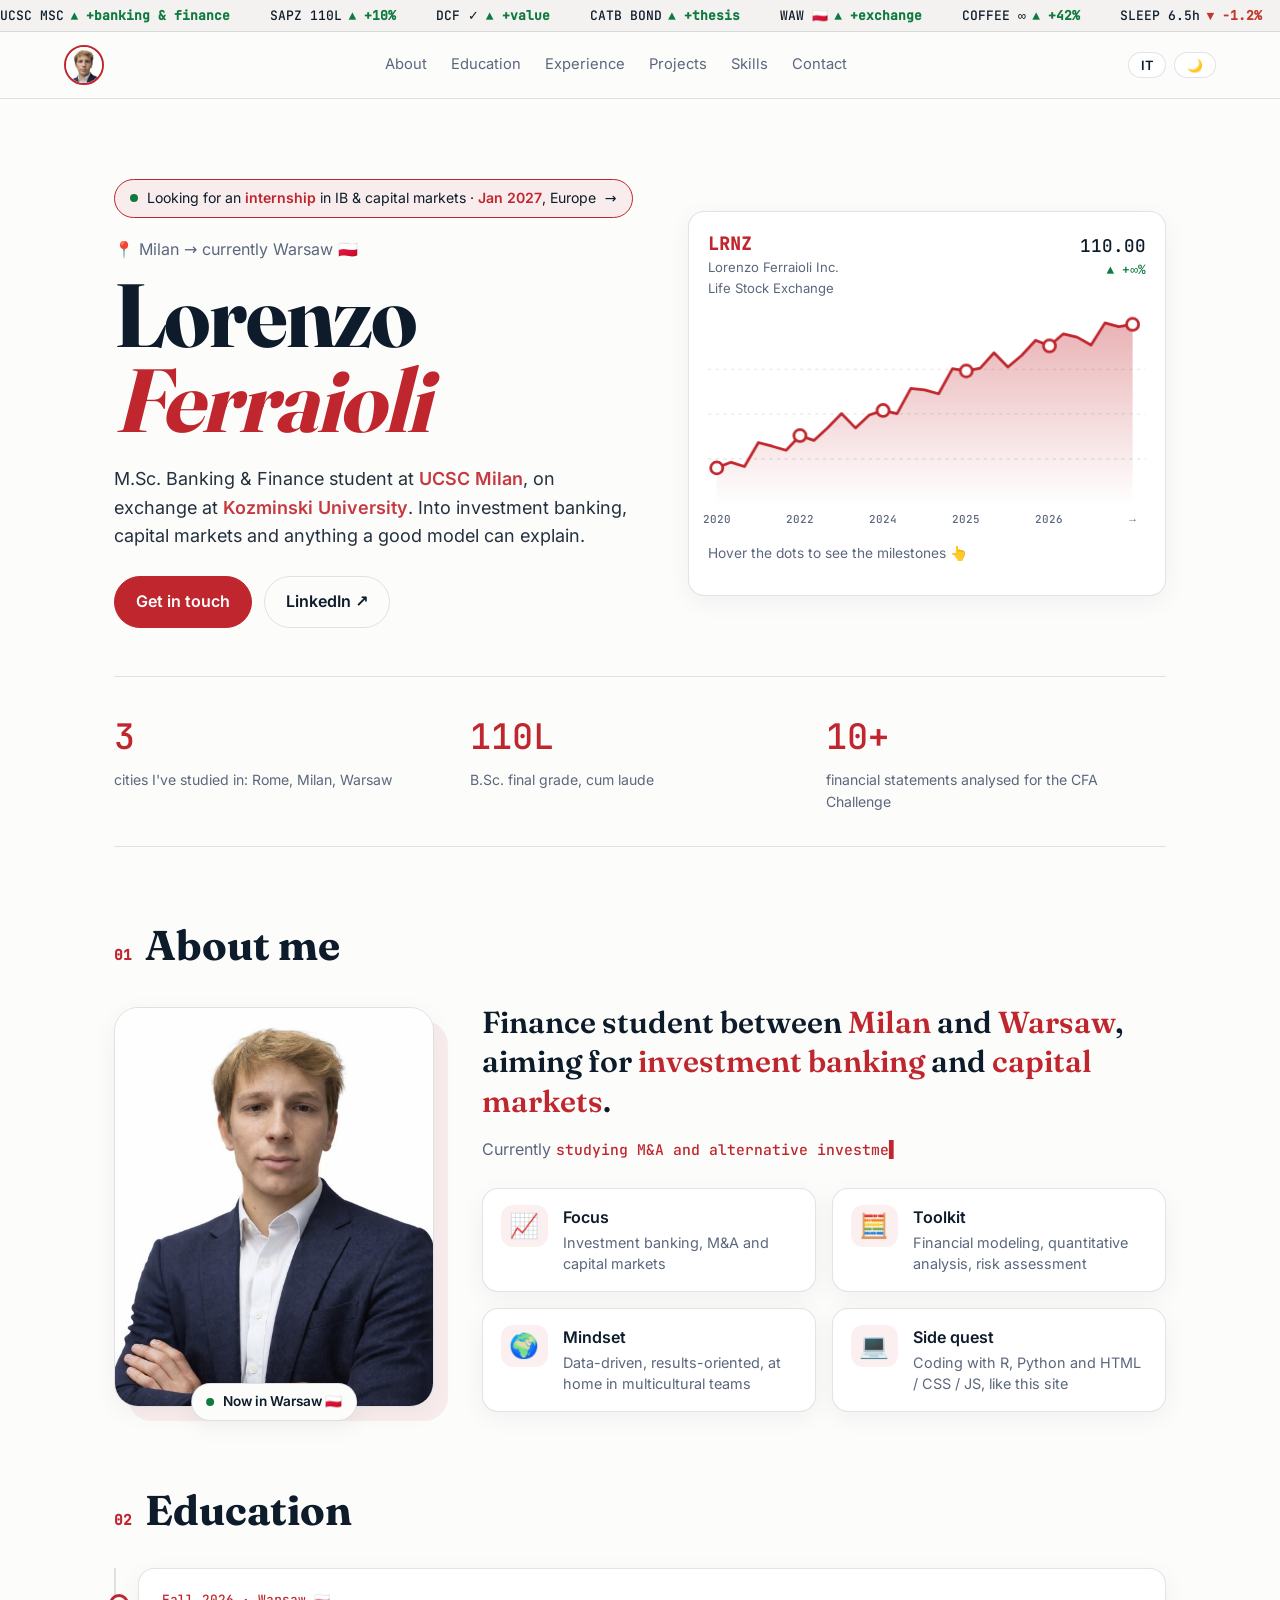
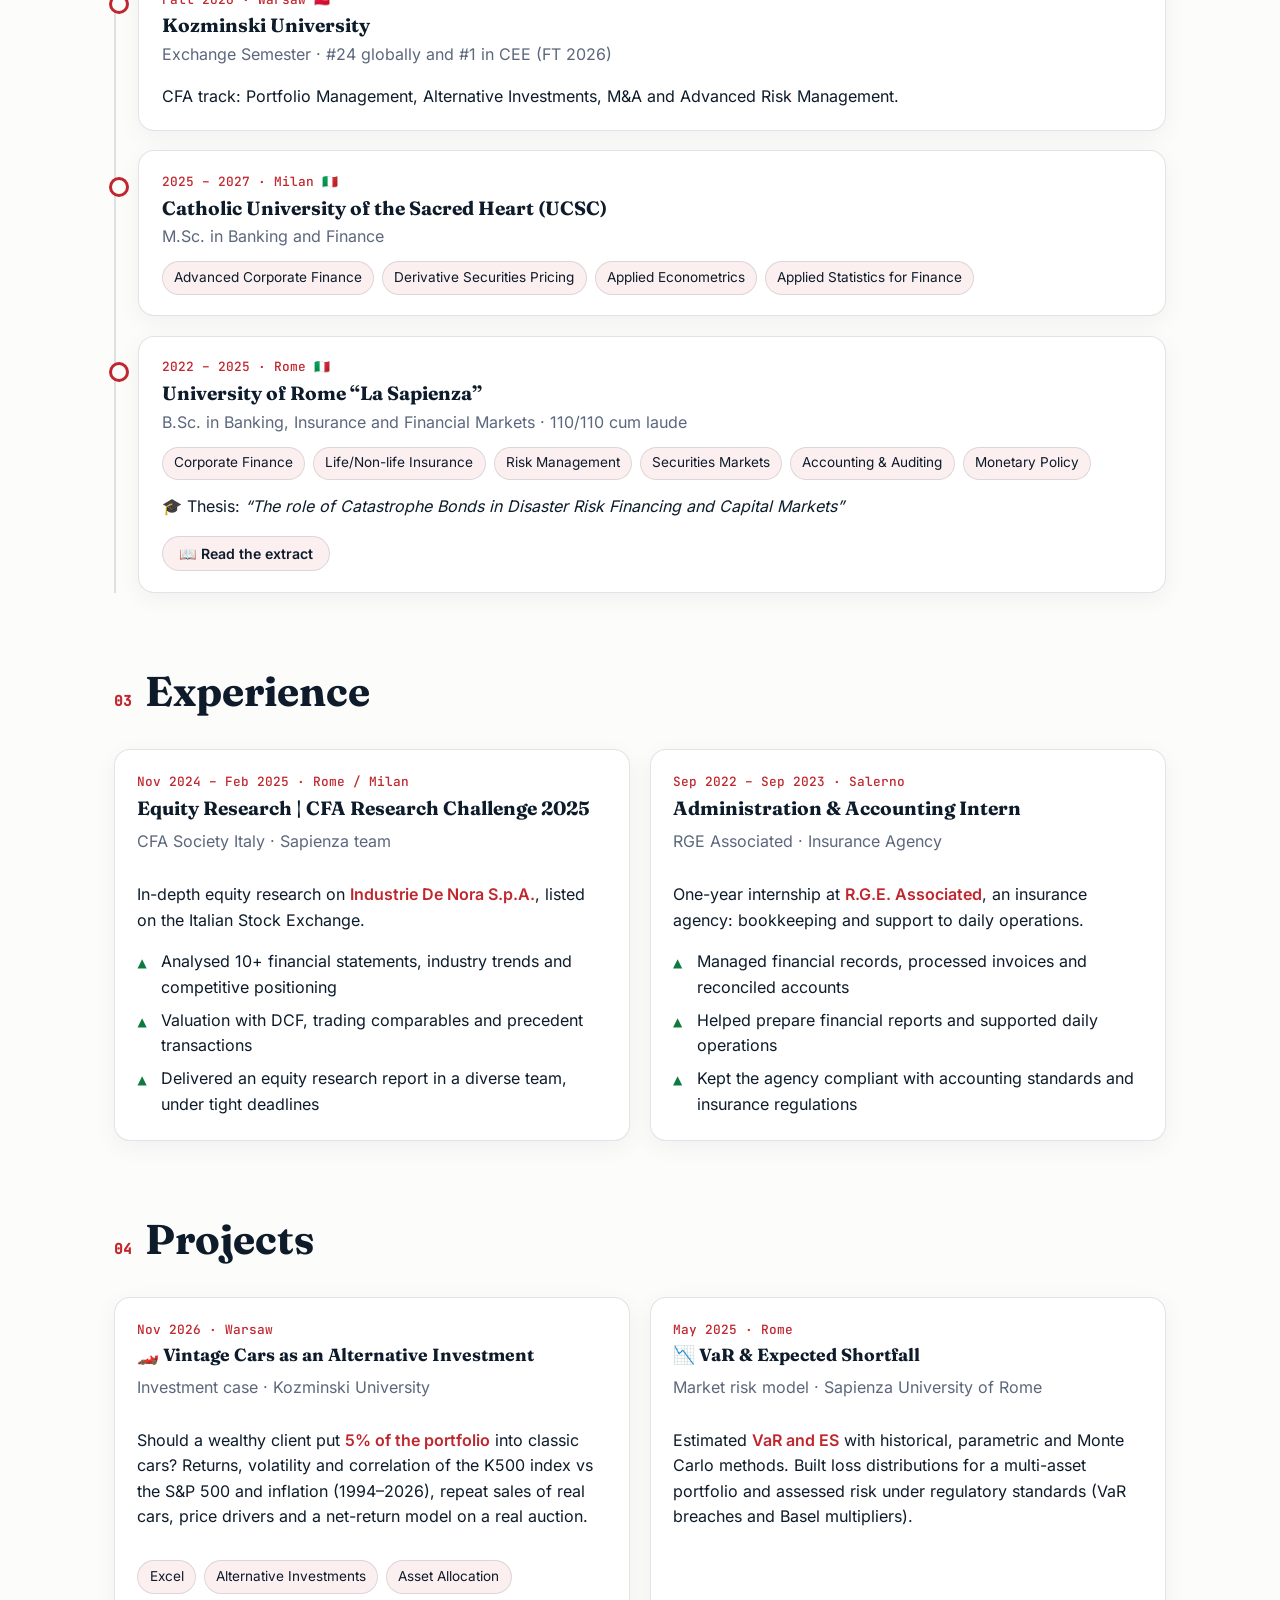
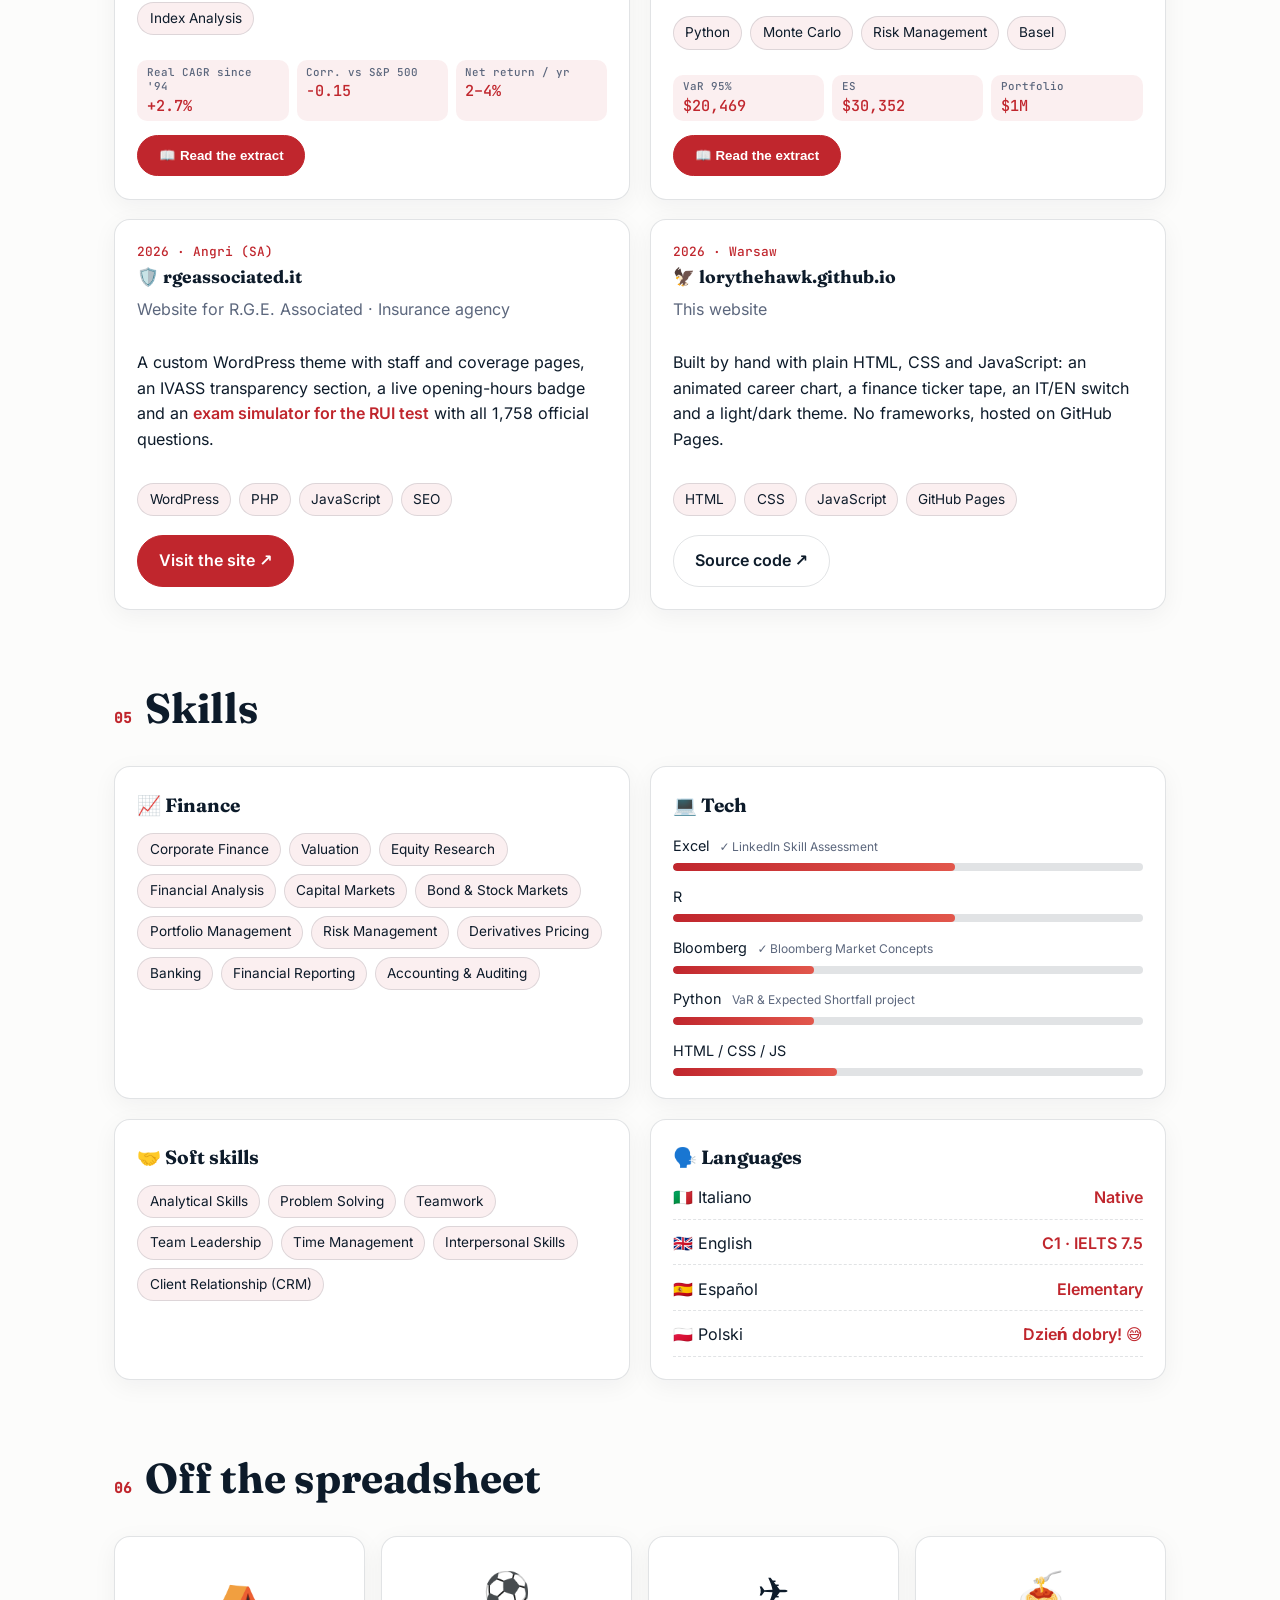
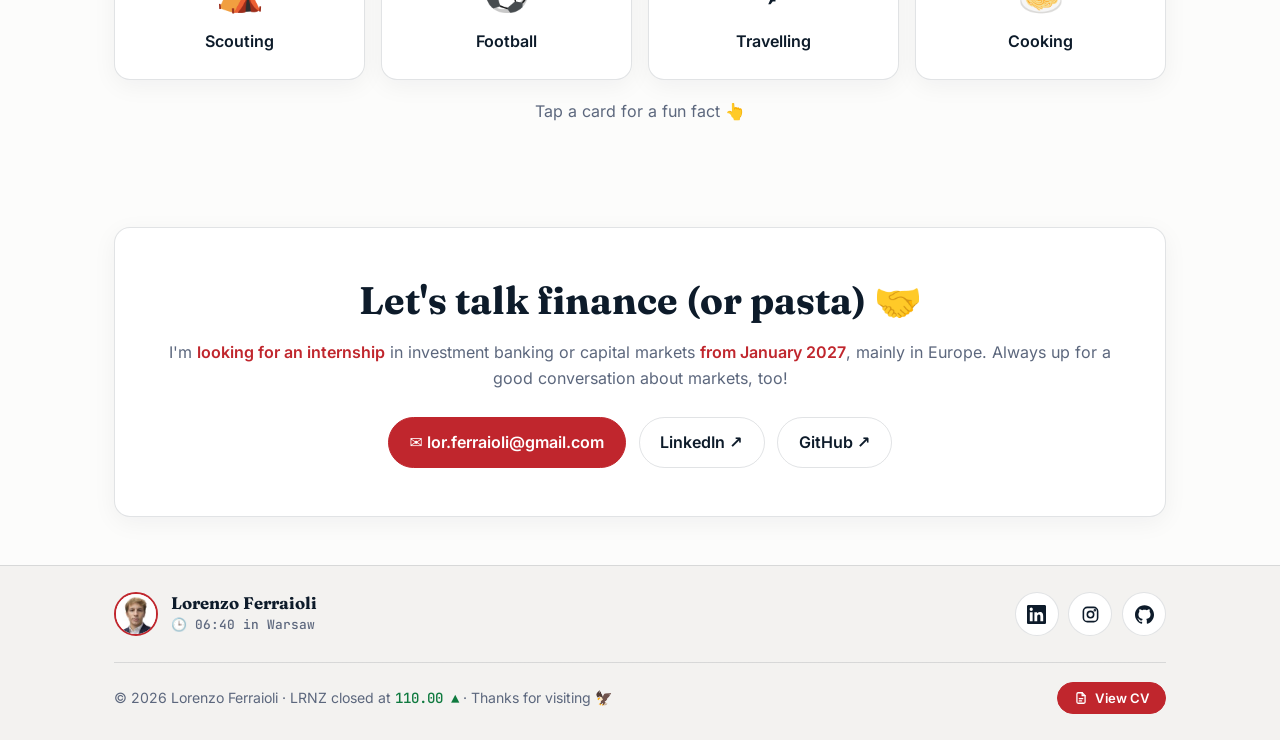
<file: index.html>
<!doctype html>
<html lang="en">
<head>
  <meta charset="utf-8" />
  <meta name="viewport" content="width=device-width, initial-scale=1" />
  <title>Lorenzo Ferraioli</title>
  <meta name="description" content="Lorenzo Ferraioli, M.Sc. Banking & Finance student at UCSC Milan, exchange semester at Kozminski University Warsaw. Investment banking, capital markets, valuation and risk." />
  <meta property="og:title" content="Lorenzo Ferraioli | Banking & Finance" />
  <meta property="og:description" content="Finance student with a data-driven approach. Valuation, capital markets, risk and a bit of code." />
  <meta property="og:type" content="website" />
  <meta property="og:url" content="https://lorythehawk.github.io/" />
  <meta property="og:image" content="https://lorythehawk.github.io/avatar.jpg" />
  <meta name="twitter:card" content="summary" />
  <link rel="canonical" href="https://lorythehawk.github.io/" />
  <script type="application/ld+json">
  {
    "@context": "https://schema.org",
    "@type": "Person",
    "name": "Lorenzo Ferraioli",
    "url": "https://lorythehawk.github.io/",
    "image": "https://lorythehawk.github.io/portrait.jpg",
    "email": "mailto:lor.ferraioli@gmail.com",
    "jobTitle": "M.Sc. Banking & Finance student",
    "alumniOf": [
      { "@type": "CollegeOrUniversity", "name": "Sapienza University of Rome" },
      { "@type": "CollegeOrUniversity", "name": "Catholic University of the Sacred Heart" }
    ],
    "knowsLanguage": ["it", "en", "es"],
    "sameAs": ["https://www.linkedin.com/in/lorenzoferraioli", "https://github.com/LoryTheHawk"]
  }
  </script>
  <meta name="theme-color" content="#0d1b2a" media="(prefers-color-scheme: dark)" />
  <meta name="theme-color" content="#fcfcfb" media="(prefers-color-scheme: light)" />
  <link rel="icon" type="image/png" href="favicon.png" />
  <link rel="apple-touch-icon" href="avatar.jpg" />
  <link rel="preload" href="fonts/fraunces-latin.woff2" as="font" type="font/woff2" crossorigin />
  <link rel="preload" href="fonts/inter-latin.woff2" as="font" type="font/woff2" crossorigin />
  <link rel="preload" href="fonts/jetbrainsmono-latin.woff2" as="font" type="font/woff2" crossorigin />
  <style>
/* Self-hosted fonts (SIL Open Font License, see fonts/), latin subset only */
@font-face { font-family: "Fraunces"; font-style: normal; font-weight: 500 700; font-display: swap; src: url(fonts/fraunces-latin.woff2) format("woff2"); unicode-range: U+0000-00FF, U+0131, U+0152-0153, U+02BB-02BC, U+02C6, U+02DA, U+02DC, U+0304, U+0308, U+0329, U+2000-206F, U+20AC, U+2122, U+2191, U+2193, U+2212, U+2215, U+FEFF, U+FFFD; }
@font-face { font-family: "Inter"; font-style: normal; font-weight: 400 600; font-display: swap; src: url(fonts/inter-latin.woff2) format("woff2"); unicode-range: U+0000-00FF, U+0131, U+0152-0153, U+02BB-02BC, U+02C6, U+02DA, U+02DC, U+0304, U+0308, U+0329, U+2000-206F, U+20AC, U+2122, U+2191, U+2193, U+2212, U+2215, U+FEFF, U+FFFD; }
@font-face { font-family: "JetBrains Mono"; font-style: normal; font-weight: 500; font-display: swap; src: url(fonts/jetbrainsmono-latin.woff2) format("woff2"); unicode-range: U+0000-00FF, U+0131, U+0152-0153, U+02BB-02BC, U+02C6, U+02DA, U+02DC, U+0304, U+0308, U+0329, U+2000-206F, U+20AC, U+2122, U+2191, U+2193, U+2212, U+2215, U+FEFF, U+FFFD; }

:root {
  --bg: #0d1b2a;
  --bg-2: #1b263b;
  --card: rgba(255, 255, 255, 0.04);
  --line: rgba(224, 225, 221, 0.12);
  --text: #e0e1dd;
  --muted: #8d99ae;
  --accent: #f05454;
  --accent-2: #ff8a7a;
  --accent-soft: rgba(240, 84, 84, 0.14);
  --on-accent: #0d1b2a;
  --up: #3ddc84;
  --down: #ff6b6b;
  --radius: 16px;
  --shadow: 0 10px 30px rgba(0, 0, 0, 0.25);
  color-scheme: dark;
}

:root[data-theme="light"] {
  --bg: #fcfcfb;
  --bg-2: #f3f2f0;
  --card: #ffffff;
  --line: rgba(13, 27, 42, 0.12);
  --text: #0d1b2a;
  --muted: #5c677d;
  --accent: #c0262d;
  --accent-2: #e2574c;
  --accent-soft: rgba(192, 38, 45, 0.07);
  --on-accent: #ffffff;
  --up: #0f7a3f;
  --down: #c0392b;
  --shadow: 0 6px 24px rgba(13, 27, 42, 0.05);
  color-scheme: light;
}
/* Follow the device setting unless the visitor picked a theme */
@media (prefers-color-scheme: light) {
  :root:not([data-theme="dark"]) {
    --bg: #fcfcfb;
    --bg-2: #f3f2f0;
    --card: #ffffff;
    --line: rgba(13, 27, 42, 0.12);
    --text: #0d1b2a;
    --muted: #5c677d;
    --accent: #c0262d;
    --accent-2: #e2574c;
    --accent-soft: rgba(192, 38, 45, 0.07);
    --on-accent: #ffffff;
    --up: #0f7a3f;
    --down: #c0392b;
    --shadow: 0 6px 24px rgba(13, 27, 42, 0.05);
    color-scheme: light;
  }
}

* { box-sizing: border-box; }

html { scroll-behavior: smooth; }

body {
  margin: 0;
  font-family: "Inter", system-ui, sans-serif;
  background:
    radial-gradient(1200px 600px at 85% -10%, var(--accent-soft), transparent 60%),
    var(--bg);
  color: var(--text);
  line-height: 1.6;
  overflow-x: hidden;
}

a { color: inherit; }
:focus-visible { outline: 2px solid var(--accent); outline-offset: 3px; }
strong { color: var(--accent); font-weight: 600; }
.mono { font-family: "JetBrains Mono", ui-monospace, monospace; }

/* ---------- Ticker ---------- */
.ticker {
  overflow: hidden;
  border-bottom: 1px solid var(--line);
  background: var(--bg-2);
  font: 500 13px "JetBrains Mono", monospace;
  white-space: nowrap;
}
.ticker__track {
  display: inline-flex;
  gap: 2.5rem;
  padding: 0.45rem 0;
  animation: scroll 40s linear infinite;
}
.ticker__track span b { margin-left: 0.4rem; }
.ticker .up, .up { color: var(--up); }
.ticker .down { color: var(--down); }
@keyframes scroll { to { transform: translateX(-50%); } }

/* ---------- Nav ---------- */
.nav {
  position: sticky;
  top: 0;
  z-index: 10;
  display: flex;
  align-items: center;
  justify-content: space-between;
  gap: 1rem;
  padding: 0.8rem clamp(16px, 5vw, 64px);
  background: color-mix(in srgb, var(--bg) 85%, transparent);
  backdrop-filter: blur(10px);
  border-bottom: 1px solid var(--line);
}
.nav__logo {
  display: block;
  width: 40px;
  height: 40px;
  border-radius: 50%;
  overflow: hidden;
  border: 2px solid var(--accent);
  flex-shrink: 0;
  cursor: pointer;
  transition: transform 0.2s;
}
.nav__logo:hover { transform: scale(1.08) rotate(-4deg); }
.nav__logo img { display: block; width: 100%; height: 100%; object-fit: cover; border-radius: 50%; }
.nav__links { display: flex; gap: 1.5rem; }
.nav__links a {
  text-decoration: none;
  color: var(--muted);
  font-size: 0.92rem;
  transition: color 0.2s;
}
.nav__links a:hover { color: var(--accent); }
.nav__tools { display: flex; gap: 0.5rem; }
.pill {
  border: 1px solid var(--line);
  background: var(--card);
  color: var(--text);
  border-radius: 999px;
  padding: 0.3rem 0.75rem;
  font: 600 0.8rem "Inter", sans-serif;
  cursor: pointer;
}
.pill:hover { border-color: var(--accent); }

main { padding: 0 clamp(16px, 5vw, 64px); max-width: 1180px; margin: 0 auto; }

/* ---------- Hero ---------- */
.hero {
  display: grid;
  grid-template-columns: 1.1fr 1fr;
  gap: 3rem;
  align-items: center;
  padding: 5rem 0 3rem;
}
.hiring {
  display: inline-flex;
  align-items: center;
  gap: 0.55rem;
  margin-bottom: 1.2rem;
  padding: 0.45rem 0.95rem;
  border-radius: 999px;
  border: 1px solid var(--accent);
  background: var(--accent-soft);
  font-size: 0.88rem;
  text-decoration: none;
  transition: transform 0.15s;
}
.hiring:hover { transform: translateX(3px); }
.hiring__short { display: none; }
.hiring b { color: var(--accent); }
.eyebrow { color: var(--muted); margin: 0 0 0.6rem; }
h1 {
  font: 700 clamp(3rem, 8vw, 5.6rem)/0.95 "Fraunces", serif;
  margin: 0 0 1.4rem;
  letter-spacing: -0.02em;
}
h1 em { color: var(--accent); font-style: italic; }
.hero__lead { font-size: 1.12rem; max-width: 34rem; color: var(--text); opacity: 0.9; }
.hero__cta { display: flex; flex-wrap: wrap; gap: 0.8rem; margin-top: 1.6rem; }

.btn {
  display: inline-block;
  padding: 0.75rem 1.3rem;
  border-radius: 999px;
  border: 1px solid var(--line);
  text-decoration: none;
  font-weight: 600;
  transition: transform 0.15s, border-color 0.15s, background 0.15s;
}
.btn:hover { transform: translateY(-2px); border-color: var(--accent); }
.btn--accent { background: var(--accent); color: var(--on-accent); border-color: var(--accent); }

.card {
  background: var(--card);
  border: 1px solid var(--line);
  border-radius: var(--radius);
  box-shadow: var(--shadow);
}

/* ---------- Chart ---------- */
.chart { margin: 0; padding: 1.2rem 1.2rem 0.9rem; }
.chart__head { display: flex; justify-content: space-between; align-items: flex-start; gap: 1rem; }
.chart__sym { font: 700 1.1rem "JetBrains Mono", monospace; color: var(--accent); margin-right: 0.5rem; }
.chart__name { color: var(--muted); font-size: 0.82rem; display: block; }
.chart__price { text-align: right; display: flex; flex-direction: column; font-size: 1.1rem; }
.chart__price .up { font-size: 0.8rem; }
.chart__svg { width: 100%; height: auto; margin-top: 0.6rem; overflow: visible; }
#grid line { stroke: var(--line); stroke-dasharray: 3 4; }
#grid text { fill: var(--muted); font: 10px "JetBrains Mono", monospace; }
#line { stroke-dasharray: var(--len); stroke-dashoffset: var(--len); animation: draw 2.4s ease-out forwards; }
#area { opacity: 0; animation: fade 1s 1.8s forwards; }
@keyframes draw { to { stroke-dashoffset: 0; } }
@keyframes fade { to { opacity: 1; } }
.dot { fill: var(--bg); stroke: var(--accent); stroke-width: 2.5; cursor: pointer; opacity: 0; animation: fade 0.4s forwards; transition: r 0.15s; }
.dot:hover, .dot:focus { r: 8; outline: none; }
.chart__tip { color: var(--muted); font-size: 0.86rem; min-height: 2.8em; margin-top: 0.4rem; }
.chart__tip b { color: var(--accent); }

/* ---------- Stats ---------- */
.stats {
  display: grid;
  grid-template-columns: repeat(3, 1fr);
  gap: 1rem;
  border-top: 1px solid var(--line);
  border-bottom: 1px solid var(--line);
  padding: 2rem 0;
}
.stat { display: flex; flex-direction: column; gap: 0.2rem; }
.stat__num { font-size: 2.2rem; color: var(--accent); }
.stat__label { color: var(--muted); font-size: 0.88rem; }

/* ---------- Sections ---------- */
.section { padding: 4.5rem 0 0; }
.section__title {
  font: 700 clamp(1.8rem, 4vw, 2.6rem) "Fraunces", serif;
  margin: 0 0 2rem;
  display: flex;
  align-items: baseline;
  gap: 0.8rem;
}
.section__title .mono { font-size: 0.9rem; color: var(--accent); }
h3 { font: 700 1.2rem "Fraunces", serif; margin: 0.2rem 0 0.3rem; }
.about { display: grid; grid-template-columns: minmax(220px, 320px) 1fr; gap: 3rem; align-items: center; }
.about__photo { position: relative; margin: 0; }
.about__photo img {
  display: block;
  width: 100%;
  height: auto;
  border-radius: 24px;
  border: 1px solid var(--line);
  box-shadow: 14px 14px 0 var(--accent-soft), var(--shadow);
  transition: transform 0.4s;
}
.about__photo:hover img { transform: rotate(-1.5deg) scale(1.02); }
.about__badge {
  position: absolute;
  left: 50%;
  bottom: -14px;
  transform: translateX(-50%);
  display: flex;
  align-items: center;
  gap: 0.5rem;
  white-space: nowrap;
  padding: 0.45rem 0.9rem;
  border-radius: 999px;
  background: var(--bg);
  border: 1px solid var(--line);
  box-shadow: var(--shadow);
  font-size: 0.85rem;
  font-weight: 600;
}
.pulse { width: 8px; height: 8px; border-radius: 50%; background: var(--up); box-shadow: 0 0 0 0 var(--up); animation: pulse 1.8s infinite; }
@keyframes pulse { 70% { box-shadow: 0 0 0 8px transparent; } 100% { box-shadow: 0 0 0 0 transparent; } }
.about__lead { font: 600 clamp(1.4rem, 2.6vw, 1.9rem)/1.3 "Fraunces", serif; margin: 0 0 1rem; }
.about__now { color: var(--muted); margin: 0 0 1.6rem; min-height: 1.6em; }
.typed { color: var(--accent); font-size: 0.92rem; }
.caret { color: var(--accent); animation: blink 1s steps(1) infinite; }
@keyframes blink { 50% { opacity: 0; } }
.highlights { display: grid; grid-template-columns: repeat(2, 1fr); gap: 1rem; }
.hl { display: flex; gap: 0.9rem; align-items: flex-start; padding: 1rem 1.1rem; transition: transform 0.2s, border-color 0.2s; }
.hl:hover { transform: translateY(-3px); border-color: var(--accent); }
.hl__icon { font-size: 1.5rem; line-height: 1; padding: 0.55rem; border-radius: 12px; background: var(--accent-soft); }
.hl b { display: block; margin-bottom: 0.15rem; }
.hl p { margin: 0; color: var(--muted); font-size: 0.9rem; line-height: 1.45; }

.timeline { list-style: none; margin: 0; padding: 0 0 0 1.4rem; border-left: 2px solid var(--line); display: grid; gap: 1.2rem; }
.tl { position: relative; padding: 1.3rem 1.4rem; }
.tl::before {
  content: "";
  position: absolute;
  left: calc(-1.4rem - 8px);
  top: 1.6rem;
  width: 14px;
  height: 14px;
  border-radius: 50%;
  background: var(--bg);
  border: 3px solid var(--accent);
}
.tl__meta { color: var(--accent); font-size: 0.8rem; }
.tl__role { color: var(--muted); margin: 0 0 0.7rem; }
.tl__thesis { margin: 0.9rem 0 0; }
.tl p:last-child { margin-bottom: 0; }

.tags { list-style: none; padding: 0; margin: 0; display: flex; flex-wrap: wrap; gap: 0.5rem; }
.tags li { font-size: 0.85rem; padding: 0.3rem 0.7rem; border-radius: 999px; background: var(--accent-soft); border: 1px solid var(--line); }
.tags b { color: var(--accent); font-family: "JetBrains Mono", monospace; margin-left: 0.25rem; }

.grid2 > *, .grid3 > * { min-width: 0; }
.exp h3 { overflow-wrap: anywhere; }
.grid2 { display: grid; grid-template-columns: repeat(2, 1fr); gap: 1.2rem; }
.grid3 { display: grid; grid-template-columns: repeat(3, 1fr); gap: 1.2rem; }
.grid2 > .card, .grid3 > .card { padding: 1.4rem; }
.grid3 h3 { margin-bottom: 1rem; }
.exp { transition: transform 0.2s, border-color 0.2s; }
.exp:hover { transform: translateY(-4px); border-color: var(--accent); }
.exp .tags { margin-top: auto; padding-top: 0.9rem; }
.exp { display: flex; flex-direction: column; }
.exp .hero__cta { margin-top: 0; padding-top: 1.2rem; }
.exp h3 { min-height: 1.5em; }
.kpis { display: grid; grid-template-columns: repeat(3, 1fr); gap: 0.5rem; margin: 0; padding-top: 1.55rem; }
.kpis div { padding: 0.3rem 0.6rem; line-height: 1.35; border-radius: 10px; background: var(--accent-soft); }
.kpis dt { font-size: 0.68rem; color: var(--muted); }
.kpis dd { margin: 0.1rem 0 0; font-size: 0.95rem; color: var(--accent); }
.projects h3 { font-size: 1.1rem; }
.projects .kpis + .hero__cta { padding-top: 0.9rem; }
.checks { padding: 0; margin: 0; list-style: none; display: grid; gap: 0.45rem; }
.checks li { padding-left: 1.5rem; position: relative; }
.checks li::before { content: "▲"; color: var(--up); position: absolute; left: 0; font-size: 0.75rem; top: 0.25rem; }

.bars { display: grid; gap: 0.8rem; }
.bar span { font-size: 0.9rem; }
.cert { font-style: normal; font-size: 0.75rem; color: var(--muted); margin-left: 0.4rem; }
.skills h3 { margin-bottom: 1rem; }
.bar i { display: block; height: 8px; border-radius: 99px; background: var(--line); margin-top: 0.3rem; position: relative; overflow: hidden; }
.bar i::after {
  content: "";
  position: absolute;
  inset: 0;
  width: var(--w, 0%);
  background: linear-gradient(90deg, var(--accent), var(--accent-2));
  border-radius: inherit;
  transition: width 1.2s cubic-bezier(.2, .8, .2, 1);
}

.langs { list-style: none; padding: 0; margin: 0; display: grid; gap: 0.7rem; }
.langs li { display: flex; justify-content: space-between; gap: 1rem; border-bottom: 1px dashed var(--line); padding-bottom: 0.5rem; }
.langs b { color: var(--accent); font-weight: 600; text-align: right; }

.interests { display: grid; grid-template-columns: repeat(4, 1fr); gap: 1rem; }
.interest {
  color: var(--text);
  font: inherit;
  padding: 1.5rem 1rem;
  display: flex;
  flex-direction: column;
  align-items: center;
  gap: 0.4rem;
  cursor: pointer;
  transition: transform 0.2s, border-color 0.2s;
}
.interest span { font-size: 2.4rem; transition: transform 0.3s; }
.interest:hover, .interest.is-active { border-color: var(--accent); transform: translateY(-4px); }
.interest:hover span { transform: rotate(-10deg) scale(1.15); }
.fact { text-align: center; color: var(--muted); min-height: 3em; margin-top: 1.2rem; }

.contact { margin: 5rem 0 3rem; padding: 3rem 2rem; text-align: center; }
.contact h2 { font: 700 clamp(1.7rem, 4vw, 2.4rem) "Fraunces", serif; margin: 0 0 0.5rem; }
.contact p { color: var(--muted); }
.contact .hero__cta { justify-content: center; }

.footer { margin-top: 2rem; border-top: 1px solid var(--line); background: var(--bg-2); color: var(--muted); font-size: 0.88rem; }
.footer__top, .footer__bottom { max-width: 1180px; margin: 0 auto; padding: 1.6rem clamp(16px, 5vw, 64px); display: flex; align-items: center; justify-content: space-between; gap: 1.2rem; flex-wrap: wrap; }
.footer__bottom { padding-top: 1.3rem; padding-bottom: 1.6rem; background: linear-gradient(var(--line), var(--line)) center top / calc(100% - 2 * clamp(16px, 5vw, 64px)) 1px no-repeat; }
.footer__bottom p { margin: 0; }
.footer__line > span + span::before { content: " · "; }
.btn--cv { display: inline-flex; align-items: center; gap: 0.45rem; padding: 0.5rem 0.95rem; font-size: 0.82rem; line-height: 1; }
.btn--cv svg { width: 14px; height: 14px; flex-shrink: 0; fill: none; stroke: currentColor; stroke-width: 2.2; stroke-linecap: round; stroke-linejoin: round; }
.footer__bottom b { color: var(--up); font-weight: 500; white-space: nowrap; }
.footer__id { display: flex; align-items: center; gap: 0.8rem; }
.footer__id img { width: 44px; height: 44px; border-radius: 50%; border: 2px solid var(--accent); }
.footer__id b { display: block; color: var(--text); font: 700 1.05rem "Fraunces", serif; }
.footer__clock { font-size: 0.8rem; }
.socials { display: flex; gap: 0.6rem; }
.socials a { display: grid; place-items: center; width: 44px; height: 44px; border-radius: 50%; border: 1px solid var(--line); background: var(--card); color: var(--text); transition: transform 0.15s, background 0.15s, color 0.15s, border-color 0.15s; }
.socials a:hover { transform: translateY(-3px); background: var(--accent); border-color: var(--accent); color: var(--on-accent); }
.socials svg { width: 19px; height: 19px; fill: currentColor; }
.socials svg.stroke { fill: none; stroke: currentColor; stroke-width: 2; }
.to-top {
  position: fixed;
  right: clamp(14px, 3vw, 28px);
  bottom: calc(clamp(14px, 3vw, 28px) + env(safe-area-inset-bottom));
  z-index: 20;
  display: grid;
  place-items: center;
  width: 42px;
  height: 42px;
  border-radius: 50%;
  background: var(--accent);
  color: var(--on-accent);
  box-shadow: 0 8px 24px rgba(0, 0, 0, 0.25);
  opacity: 0;
  transform: translateY(16px) scale(0.9);
  pointer-events: none;
  transition: opacity 0.25s, transform 0.25s;
}
.to-top.is-visible { opacity: 1; transform: none; pointer-events: auto; }
.to-top:hover { transform: translateY(-3px); }
.to-top svg { width: 20px; height: 20px; fill: none; stroke: currentColor; stroke-width: 2.4; stroke-linecap: round; stroke-linejoin: round; }
@media (max-width: 640px) {
  .footer__top, .footer__bottom { flex-direction: column; text-align: center; }
  .footer__id { flex-direction: column; gap: 0.5rem; }
  .footer__bottom { padding-bottom: 5.5rem; } /* room for the floating button */
  /* one idea per line on phones: market close, thanks, copyright */
  .footer__line { display: flex; flex-direction: column; align-items: center; gap: 0.2rem; }
  .footer__line > span + span::before { content: none; }
  .footer__close { order: -2; color: var(--text); }
  .footer__copy { order: 1; margin-top: 0.4rem; font-size: 0.78rem; }
}

/* ---------- Thesis extract ---------- */
.btn--small { margin-top: 1rem; padding: 0.5rem 1rem; font: 600 0.88rem "Inter", sans-serif; background: var(--accent-soft); color: var(--text); cursor: pointer; }
html[lang="it"] .only-en, html:not([lang="it"]) .only-it { display: none; }
.thesis {
  width: min(760px, calc(100vw - 32px));
  max-height: calc(100vh - 48px);
  padding: 2.2rem clamp(1.2rem, 4vw, 2.6rem);
  border: 1px solid var(--line);
  border-radius: var(--radius);
  background: var(--bg);
  color: var(--text);
  box-shadow: 0 30px 80px rgba(0, 0, 0, 0.45);
  line-height: 1.65;
}
.thesis::backdrop { background: rgba(13, 27, 42, 0.6); backdrop-filter: blur(4px); }
.thesis[open] { animation: pop 0.25s ease-out; }
@keyframes pop { from { opacity: 0; transform: translateY(12px); } }
.thesis__bar {
  position: sticky;
  top: -2.2rem;
  z-index: 2;
  display: flex;
  align-items: center;
  justify-content: space-between;
  gap: 1rem;
  margin: -2.2rem calc(-1 * clamp(1.2rem, 4vw, 2.6rem)) 1rem;
  padding: 0.7rem clamp(1.2rem, 4vw, 2.6rem);
  background: var(--bg);
  border-bottom: 1px solid var(--line);
  color: var(--muted);
  font-size: 0.8rem;
}
.thesis__close {
  width: 40px;
  height: 40px;
  flex-shrink: 0;
  border-radius: 50%;
  border: 1px solid var(--line);
  background: var(--card);
  color: var(--text);
  font-size: 1rem;
  cursor: pointer;
}
.thesis__close:hover { border-color: var(--accent); }
.thesis__back { display: block; width: 100%; margin-top: 1.5rem; font: 600 1rem "Inter", sans-serif; cursor: pointer; }
.thesis h2 { font: 700 clamp(1.35rem, 3vw, 1.8rem)/1.25 "Fraunces", serif; margin: 0.3rem 0 0.6rem; }
.thesis h3 { font-size: 1.15rem; margin: 1.8rem 0 0.6rem; }
.thesis h4 { font: 700 1.05rem "Fraunces", serif; margin: 0.2rem 0 0.5rem; }
.thesis__sub { color: var(--muted); font-size: 0.92rem; }
.thesis__kpis { display: grid; grid-template-columns: repeat(2, 1fr); gap: 0.8rem; margin: 0; }
.thesis__kpis div { padding: 0.8rem 1rem; border-radius: 12px; background: var(--accent-soft); }
.thesis__kpis dd { margin: 0; font-size: 1.6rem; color: var(--accent); }
.thesis__kpis dt { font-size: 0.85rem; color: var(--muted); line-height: 1.4; }
.thesis__cases { display: grid; grid-template-columns: repeat(2, 1fr); gap: 1rem; }
.thesis__cases .card { padding: 1.1rem 1.2rem; box-shadow: none; }
.thesis__cases ul { margin: 0; padding-left: 1.1rem; font-size: 0.9rem; display: grid; gap: 0.35rem; }
.xt-wrap { overflow-x: auto; margin: 0.4rem 0 0.2rem; }
.xt { width: 100%; border-collapse: collapse; font-size: 0.86rem; }
.xt th, .xt td { padding: 0.5rem 0.6rem; border-bottom: 1px solid var(--line); text-align: left; vertical-align: top; }
.xt thead th { color: var(--muted); font-weight: 600; font-size: 0.78rem; white-space: nowrap; }
.xt .num { text-align: right; font-family: "JetBrains Mono", monospace; white-space: nowrap; }
.xt td.mono { white-space: nowrap; }
.xt .pos { color: var(--up); }
.xt .neg { color: var(--accent); }
.xt-note { color: var(--muted); font-size: 0.88rem; }
.xt-list { padding-left: 1.1rem; display: grid; gap: 0.4rem; }
.thesis__toc { color: var(--muted); font-size: 0.88rem; border-top: 1px solid var(--line); padding-top: 1rem; margin-top: 1.5rem; }
@media (max-width: 640px) {
  .thesis__kpis, .thesis__cases { grid-template-columns: 1fr; }
  /* full-screen sheet on phones */
  .thesis {
    width: 100vw;
    max-width: 100vw;
    height: 100dvh;
    max-height: 100dvh;
    margin: 0;
    border: 0;
    border-radius: 0;
    padding: 2.2rem 1.2rem calc(1.5rem + env(safe-area-inset-bottom));
  }
  .thesis__bar { margin: -2.2rem -1.2rem 1rem; padding: 0.6rem 1.2rem; padding-top: calc(0.6rem + env(safe-area-inset-top)); }
  .thesis__close { width: 44px; height: 44px; }
  .thesis h3 { margin-top: 1.5rem; }
  .thesis__kpis dd { font-size: 1.4rem; }
}

/* ---------- Reveal on scroll ---------- */
.reveal { opacity: 0; transform: translateY(24px); transition: opacity 0.7s, transform 0.7s; }
.reveal.is-visible { opacity: 1; transform: none; }

/* ---------- Easter egg ---------- */
.flyer {
  position: fixed;
  top: 30%;
  left: -120px;
  font-size: 4rem;
  pointer-events: none;
  z-index: 50;
  transform: scaleX(-1);
}
.flyer.is-flying { animation: fly 2.6s ease-in-out forwards; }
@keyframes fly {
  0% { left: -120px; top: 40%; }
  30% { top: 20%; }
  60% { top: 45%; }
  100% { left: 110vw; top: 15%; }
}

/* ---------- Responsive ---------- */
@media (max-width: 900px) {
  .hero { grid-template-columns: 1fr; padding-top: 3rem; gap: 2rem; }
  .grid3 { grid-template-columns: 1fr; }
  .grid2 { grid-template-columns: 1fr; }
  .stats { grid-template-columns: 1fr; }
  .about { grid-template-columns: 1fr; gap: 2.5rem; }
  .about__photo { max-width: 280px; margin: 0 auto; }
  .highlights { grid-template-columns: 1fr; }
  .interests { grid-template-columns: repeat(2, 1fr); }
  .nav__links { display: none; }
  .timeline { padding-left: 1rem; }
  .tl { padding: 1.1rem 1.1rem; }
  .tl::before { left: calc(-1rem - 8px); }
  .tags { gap: 0.4rem; }
  .tags li { font-size: 0.78rem; padding: 0.25rem 0.6rem; }
  .hiring { font-size: 0.8rem; padding: 0.3rem 0.75rem; gap: 0.45rem; margin-bottom: 1rem; }
  .hiring__long { display: none; }
  .hiring__short { display: inline; }
}

@media (prefers-reduced-motion: reduce) {
  *, *::before, *::after { animation-duration: 0.01ms !important; animation-iteration-count: 1 !important; transition-duration: 0.01ms !important; }
  html { scroll-behavior: auto; }
  .reveal { opacity: 1; transform: none; }
}
  </style>
</head>
<body>
  <!-- Ticker tape -->
  <div class="ticker" aria-hidden="true">
    <div class="ticker__track" id="ticker"></div>
  </div>

  <header class="nav">
    <a href="#top" class="nav__logo" id="hawk" title="Click me!" aria-label="Lorenzo Ferraioli, back to top"><img src="avatar-96.jpg" alt="Lorenzo Ferraioli" width="40" height="40" style="border-radius:50%" /></a>
    <nav class="nav__links" aria-label="Main">
      <a href="#about" data-i18n="nav.about">About</a>
      <a href="#education" data-i18n="nav.education">Education</a>
      <a href="#experience" data-i18n="nav.experience">Experience</a>
      <a href="#projects" data-i18n="nav.projects">Projects</a>
      <a href="#skills" data-i18n="nav.skills">Skills</a>
      <a href="#contact" data-i18n="nav.contact">Contact</a>
    </nav>
    <div class="nav__tools">
      <button class="pill" id="lang" type="button" title="Switch language / Cambia lingua">IT</button>
      <button class="pill" id="theme" type="button" aria-label="Toggle theme">☀️</button>
    </div>
  </header>

  <main id="top">
    <!-- Hero -->
    <section class="hero">
      <div class="hero__text">
        <a class="hiring" href="#contact"><span class="pulse"></span> <span class="hiring__long" data-i18n="hero.hiring">Looking for an <b>internship</b> in IB &amp; capital markets · <b>Jan 2027</b>, Europe</span><span class="hiring__short" data-i18n="hero.hiringShort">Open to <b>internships</b> · Jan 2027</span> <span aria-hidden="true">→</span></a>
        <p class="eyebrow" data-i18n="hero.eyebrow">📍 Milan → currently Warsaw 🇵🇱</p>
        <h1>Lorenzo<br /><em>Ferraioli</em></h1>
        <p class="hero__lead" data-i18n="hero.lead">M.Sc. Banking &amp; Finance student at <strong>UCSC Milan</strong>, on exchange at <strong>Kozminski University</strong>. Into investment banking, capital markets and anything a good model can explain.</p>
        <div class="hero__cta">
          <a class="btn btn--accent" href="#contact" data-i18n="hero.cta1">Get in touch</a>
          <a class="btn" href="https://www.linkedin.com/in/lorenzoferraioli" target="_blank" rel="noopener">LinkedIn ↗</a>
        </div>
      </div>

      <figure class="chart card" aria-label="A playful stock chart of Lorenzo's career">
        <div class="chart__head">
          <div>
            <span class="chart__sym">LRNZ</span>
            <span class="chart__name" data-i18n="chart.name">Lorenzo Ferraioli Inc.<br />Life Stock Exchange</span>
          </div>
          <div class="chart__price">
            <span class="mono" id="price">0.00</span>
            <span class="up mono">▲ +∞%</span>
          </div>
        </div>
        <svg viewBox="0 0 400 200" class="chart__svg" id="chart" role="img" aria-label="Career chart">
          <defs>
            <linearGradient id="fill" x1="0" x2="0" y1="0" y2="1">
              <stop offset="0%" stop-color="var(--accent)" stop-opacity=".35" />
              <stop offset="100%" stop-color="var(--accent)" stop-opacity="0" />
            </linearGradient>
          </defs>
          <g id="grid"></g>
          <path id="area" fill="url(#fill)" />
          <path id="line" fill="none" stroke="var(--accent)" stroke-width="2.5" stroke-linejoin="round" stroke-linecap="round" />
          <g id="dots"></g>
        </svg>
        <figcaption class="chart__tip" id="tip" data-i18n="chart.hint">Hover the dots to see the milestones 👆</figcaption>
      </figure>
    </section>

    <!-- Stats -->
    <section class="stats" aria-label="Key numbers">
      <div class="stat"><span class="stat__num mono" data-count="3">0</span><span class="stat__label" data-i18n="stats.cities">cities I've studied in: Rome, Milan, Warsaw</span></div>
      <div class="stat"><span class="stat__num mono" data-count="110" data-suffix="L">0</span><span class="stat__label" data-i18n="stats.bsc">B.Sc. final grade, cum laude</span></div>
      <div class="stat"><span class="stat__num mono" data-count="10" data-suffix="+">0</span><span class="stat__label" data-i18n="stats.fs">financial statements analysed for the CFA Challenge</span></div>
    </section>

    <!-- About -->
    <section id="about" class="section">
      <h2 class="section__title"><span class="mono">01</span> <span data-i18n="about.title">About me</span></h2>
      <div class="about">
        <figure class="about__photo">
          <img src="portrait.jpg" alt="Portrait of Lorenzo Ferraioli" width="480" height="600" loading="lazy" />
          <figcaption class="about__badge"><span class="pulse"></span> <span data-i18n="about.badge">Now in Warsaw 🇵🇱</span></figcaption>
        </figure>
        <div class="about__body">
          <p class="about__lead" data-i18n="about.lead">Finance student between <strong>Milan</strong> and <strong>Warsaw</strong>, aiming for <strong>investment banking</strong> and <strong>capital markets</strong>.</p>
          <p class="about__now"><span data-i18n="about.now">Currently</span> <span class="typed mono" id="typed"></span><span class="caret" aria-hidden="true">▍</span></p>
          <div class="highlights">
            <div class="hl card"><span class="hl__icon">📈</span><div><b data-i18n="about.h1.t">Focus</b><p data-i18n="about.h1.d">Investment banking, M&amp;A and capital markets</p></div></div>
            <div class="hl card"><span class="hl__icon">🧮</span><div><b data-i18n="about.h2.t">Toolkit</b><p data-i18n="about.h2.d">Financial modeling, quantitative analysis, risk assessment</p></div></div>
            <div class="hl card"><span class="hl__icon">🌍</span><div><b data-i18n="about.h3.t">Mindset</b><p data-i18n="about.h3.d">Data-driven, results-oriented, at home in multicultural teams</p></div></div>
            <div class="hl card"><span class="hl__icon">💻</span><div><b data-i18n="about.h4.t">Side quest</b><p data-i18n="about.h4.d">Coding with R, Python and HTML / CSS / JS, like this site</p></div></div>
          </div>
        </div>
      </div>
    </section>

    <!-- Education -->
    <section id="education" class="section">
      <h2 class="section__title"><span class="mono">02</span> <span data-i18n="edu.title">Education</span></h2>
      <ol class="timeline">
        <li class="card tl">
          <div class="tl__meta mono" data-i18n="edu.k.date">Fall 2026 · Warsaw 🇵🇱</div>
          <h3>Kozminski University</h3>
          <p class="tl__role" data-i18n="edu.k.role">Exchange Semester · #24 globally and #1 in CEE (FT 2026)</p>
          <p data-i18n="edu.k.desc">CFA track: Portfolio Management, Alternative Investments, M&amp;A and Advanced Risk Management.</p>
        </li>
        <li class="card tl">
          <div class="tl__meta mono" data-i18n="edu.u.date">2025 – 2027 · Milan 🇮🇹</div>
          <h3>Catholic University of the Sacred Heart (UCSC)</h3>
          <p class="tl__role" data-i18n="edu.u.role">M.Sc. in Banking and Finance</p>
          <ul class="tags">
            <li>Advanced Corporate Finance</li>
            <li>Derivative Securities Pricing</li>
            <li>Applied Econometrics</li>
            <li>Applied Statistics for Finance</li>
          </ul>
        </li>
        <li class="card tl">
          <div class="tl__meta mono" data-i18n="edu.s.date">2022 – 2025 · Rome 🇮🇹</div>
          <h3>University of Rome “La Sapienza”</h3>
          <p class="tl__role" data-i18n="edu.s.role">B.Sc. in Banking, Insurance and Financial Markets · 110/110 cum laude</p>
          <ul class="tags">
            <li>Corporate Finance</li>
            <li>Life/Non-life Insurance</li>
            <li>Risk Management</li>
            <li>Securities Markets</li>
            <li>Accounting &amp; Auditing</li>
            <li>Monetary Policy</li>
          </ul>
          <div class="thesis-cta">
            <p class="tl__thesis" data-i18n="edu.s.thesis">🎓 Thesis: <em>“The role of Catastrophe Bonds in Disaster Risk Financing and Capital Markets”</em></p>
            <button class="btn btn--small" type="button" data-open-dialog="thesis" data-i18n="edu.s.read">📖 Read the extract</button>
          </div>
        </li>
      </ol>
    </section>

    <!-- Experience -->
    <section id="experience" class="section">
      <h2 class="section__title"><span class="mono">03</span> <span data-i18n="exp.title">Experience</span></h2>
      <div class="grid2">
        <article class="card exp">
          <div class="tl__meta mono">Nov 2024 – Feb 2025 · Rome / Milan</div>
          <h3>Equity Research | CFA Research Challenge 2025</h3>
          <p class="tl__role">CFA Society Italy · Sapienza team</p>
          <p data-i18n="exp.cfa.desc">In-depth equity research on <strong>Industrie De Nora S.p.A.</strong>, listed on the Italian Stock Exchange.</p>
          <ul class="checks">
            <li data-i18n="exp.cfa.l1">Analysed 10+ financial statements, industry trends and competitive positioning</li>
            <li data-i18n="exp.cfa.l2">Valuation with DCF, trading comparables and precedent transactions</li>
            <li data-i18n="exp.cfa.l3">Delivered an equity research report in a diverse team, under tight deadlines</li>
          </ul>
        </article>
        <article class="card exp">
          <div class="tl__meta mono">Sep 2022 – Sep 2023 · Salerno</div>
          <h3 data-i18n="exp.rge.title">Administration &amp; Accounting Intern</h3>
          <p class="tl__role" data-i18n="exp.rge.role">RGE Associated · Insurance Agency</p>
          <p data-i18n="exp.rge.desc">One-year internship at <strong>R.G.E. Associated</strong>, an insurance agency: bookkeeping and support to daily operations.</p>
          <ul class="checks">
            <li data-i18n="exp.rge.l1">Managed financial records, processed invoices and reconciled accounts</li>
            <li data-i18n="exp.rge.l2">Helped prepare financial reports and supported daily operations</li>
            <li data-i18n="exp.rge.l3">Kept the agency compliant with accounting standards and insurance regulations</li>
          </ul>
        </article>
      </div>
    </section>

    <!-- Projects -->
    <section id="projects" class="section">
      <h2 class="section__title"><span class="mono">04</span> <span data-i18n="proj.title">Projects</span></h2>
      <div class="grid2 projects">
        <article class="card exp">
          <div class="tl__meta mono">Nov 2026 · Warsaw</div>
          <h3>🏎️ Vintage Cars as an Alternative Investment</h3>
          <p class="tl__role" data-i18n="proj.cars.role">Investment case · Kozminski University</p>
          <p data-i18n="proj.cars.desc">Should a wealthy client put <strong>5% of the portfolio</strong> into classic cars? Returns, volatility and correlation of the K500 index vs the S&amp;P 500 and inflation (1994–2026), repeat sales of real cars, price drivers and a net-return model on a real auction.</p>
          <ul class="tags tags--plain"><li>Excel</li><li>Alternative Investments</li><li>Asset Allocation</li><li>Index Analysis</li></ul>
          <dl class="kpis mono">
            <div><dt data-i18n="proj.cars.k1">Real CAGR since '94</dt><dd>+2.7%</dd></div>
            <div><dt data-i18n="proj.cars.k2">Corr. vs S&amp;P 500</dt><dd>−0.15</dd></div>
            <div><dt data-i18n="proj.cars.k3">Net return / yr</dt><dd>2–4%</dd></div>
          </dl>
          <div class="hero__cta"><button class="btn btn--accent" type="button" data-open-dialog="cars" data-i18n="proj.read">📖 Read the extract</button></div>
        </article>
        <article class="card exp">
          <div class="tl__meta mono">May 2025 · Rome</div>
          <h3>📉 VaR &amp; Expected Shortfall</h3>
          <p class="tl__role" data-i18n="proj.var.role">Market risk model · Sapienza University of Rome</p>
          <p data-i18n="proj.var.desc">Estimated <strong>VaR and ES</strong> with historical, parametric and Monte Carlo methods. Built loss distributions for a multi-asset portfolio and assessed risk under regulatory standards (VaR breaches and Basel multipliers).</p>
          <ul class="tags tags--plain"><li>Python</li><li>Monte Carlo</li><li>Risk Management</li><li>Basel</li></ul>
          <dl class="kpis mono">
            <div><dt>VaR 95%</dt><dd>$20,469</dd></div>
            <div><dt>ES</dt><dd>$30,352</dd></div>
            <div><dt data-i18n="proj.var.k3">Portfolio</dt><dd>$1M</dd></div>
          </dl>
          <div class="hero__cta"><button class="btn btn--accent" type="button" data-open-dialog="var" data-i18n="proj.read">📖 Read the extract</button></div>
        </article>
        <article class="card exp">
          <div class="tl__meta mono">2026 · Angri (SA)</div>
          <h3>🛡️ rgeassociated.it</h3>
          <p class="tl__role" data-i18n="proj.rge.role">Website for R.G.E. Associated · Insurance agency</p>
          <p data-i18n="proj.rge.desc">A custom WordPress theme with staff and coverage pages, an IVASS transparency section, a live opening-hours badge and an <strong>exam simulator for the RUI test</strong> with all 1,758 official questions.</p>
          <ul class="tags tags--plain"><li>WordPress</li><li>PHP</li><li>JavaScript</li><li>SEO</li></ul>
          <div class="hero__cta"><a class="btn btn--accent" href="https://www.rgeassociated.it" target="_blank" rel="noopener" data-i18n="proj.visit">Visit the site ↗</a></div>
        </article>
        <article class="card exp">
          <div class="tl__meta mono">2026 · Warsaw</div>
          <h3>🦅 lorythehawk.github.io</h3>
          <p class="tl__role" data-i18n="proj.site.role">This website</p>
          <p data-i18n="proj.site.desc">Built by hand with plain HTML, CSS and JavaScript: an animated career chart, a finance ticker tape, an IT/EN switch and a light/dark theme. No frameworks, hosted on GitHub Pages.</p>
          <ul class="tags tags--plain"><li>HTML</li><li>CSS</li><li>JavaScript</li><li>GitHub Pages</li></ul>
          <div class="hero__cta"><a class="btn" href="https://github.com/LoryTheHawk/LoryTheHawk.github.io" target="_blank" rel="noopener" data-i18n="proj.code">Source code ↗</a></div>
        </article>
      </div>
    </section>

    <!-- Skills -->
    <section id="skills" class="section">
      <h2 class="section__title"><span class="mono">05</span> <span data-i18n="skills.title">Skills</span></h2>
      <div class="grid2 skills">
        <div class="card">
          <h3 data-i18n="skills.fin">📈 Finance</h3>
          <ul class="tags tags--plain">
            <li>Corporate Finance</li><li>Valuation</li><li>Equity Research</li><li>Financial Analysis</li>
            <li>Capital Markets</li><li>Bond &amp; Stock Markets</li><li>Portfolio Management</li><li>Risk Management</li>
            <li>Derivatives Pricing</li><li>Banking</li><li>Financial Reporting</li><li>Accounting &amp; Auditing</li>
          </ul>
        </div>
        <div class="card">
          <h3 data-i18n="skills.tech">💻 Tech</h3>
          <div class="bars" id="bars">
            <div class="bar" data-level="60"><span>Excel <em class="cert" data-i18n="skills.c.excel">✓ LinkedIn Skill Assessment</em></span><i></i></div>
            <div class="bar" data-level="60"><span>R</span><i></i></div>
            <div class="bar" data-level="30"><span>Bloomberg <em class="cert" data-i18n="skills.c.bmc">✓ Bloomberg Market Concepts</em></span><i></i></div>
            <div class="bar" data-level="30"><span>Python <em class="cert" data-i18n="skills.c.py">VaR &amp; Expected Shortfall project</em></span><i></i></div>
            <div class="bar" data-level="35"><span>HTML / CSS / JS</span><i></i></div>
          </div>
        </div>
        <div class="card">
          <h3 data-i18n="skills.soft">🤝 Soft skills</h3>
          <ul class="tags tags--plain">
            <li data-i18n="skills.s1">Analytical Skills</li><li data-i18n="skills.s2">Problem Solving</li><li data-i18n="skills.s3">Teamwork</li>
            <li data-i18n="skills.s4">Team Leadership</li><li data-i18n="skills.s5">Time Management</li><li data-i18n="skills.s6">Interpersonal Skills</li>
            <li data-i18n="skills.s7">Client Relationship (CRM)</li>
          </ul>
        </div>
        <div class="card">
          <h3 data-i18n="skills.lang">🗣️ Languages</h3>
          <ul class="langs">
            <li><span>🇮🇹 Italiano</span><b data-i18n="skills.native">Native</b></li>
            <li><span>🇬🇧 English</span><b>C1 · IELTS 7.5</b></li>
            <li><span>🇪🇸 Español</span><b data-i18n="skills.elem">Elementary</b></li>
            <li><span>🇵🇱 Polski</span><b>Dzień dobry! 😅</b></li>
          </ul>
        </div>
      </div>
    </section>

    <!-- Interests -->
    <section class="section">
      <h2 class="section__title"><span class="mono">06</span> <span data-i18n="int.title">Off the spreadsheet</span></h2>
      <div class="interests">
        <button class="interest card" type="button" data-fact="int.f1"><span>⛺</span><b data-i18n="int.scout">Scouting</b></button>
        <button class="interest card" type="button" data-fact="int.f2"><span>⚽</span><b data-i18n="int.football">Football</b></button>
        <button class="interest card" type="button" data-fact="int.f3"><span>✈️</span><b data-i18n="int.travel">Travelling</b></button>
        <button class="interest card" type="button" data-fact="int.f4"><span>🍝</span><b data-i18n="int.cooking">Cooking</b></button>
      </div>
      <p class="fact" id="fact" aria-live="polite" data-i18n="int.hint">Tap a card for a fun fact 👆</p>
    </section>

    <!-- Contact -->
    <section id="contact" class="section contact card">
      <h2 data-i18n="contact.title">Let's talk finance (or pasta) 🤝</h2>
      <p data-i18n="contact.text">I'm <strong>looking for an internship</strong> in investment banking or capital markets <strong>from January 2027</strong>, mainly in Europe. Always up for a good conversation about markets, too!</p>
      <div class="hero__cta">
        <a class="btn btn--accent" href="mailto:lor.ferraioli@gmail.com">✉️ lor.ferraioli@gmail.com</a>
        <a class="btn" href="https://www.linkedin.com/in/lorenzoferraioli" target="_blank" rel="noopener">LinkedIn ↗</a>
        <a class="btn" href="https://github.com/LoryTheHawk" target="_blank" rel="noopener">GitHub ↗</a>
      </div>
    </section>
  </main>

  <footer class="footer">
    <div class="footer__top">
      <div class="footer__id">
        <img src="avatar-96.jpg" alt="" width="44" height="44" loading="lazy" />
        <div>
          <b>Lorenzo Ferraioli</b>
          <span class="footer__clock mono">🕒 <span id="clock">--:--</span> <span data-i18n="footer.clock">in Warsaw</span></span>
        </div>
      </div>
      <nav class="socials" aria-label="Social">
        <a href="https://www.linkedin.com/in/lorenzoferraioli" target="_blank" rel="noopener" aria-label="LinkedIn"><svg viewBox="0 0 24 24" aria-hidden="true"><path d="M20.447 20.452h-3.554v-5.569c0-1.328-.027-3.037-1.852-3.037-1.853 0-2.136 1.445-2.136 2.939v5.667H9.351V9h3.414v1.561h.046c.477-.9 1.637-1.85 3.37-1.85 3.601 0 4.267 2.37 4.267 5.455v6.286zM5.337 7.433a2.064 2.064 0 1 1 0-4.128 2.064 2.064 0 0 1 0 4.128zm1.782 13.019H3.555V9h3.564v11.452zM22.225 0H1.771C.792 0 0 .774 0 1.729v20.542C0 23.227.792 24 1.771 24h20.451C23.2 24 24 23.227 24 22.271V1.729C24 .774 23.2 0 22.222 0h.003z"/></svg></a>
        <a href="https://www.instagram.com/lorenzoferraioli_/" target="_blank" rel="noopener" aria-label="Instagram"><svg class="stroke" viewBox="0 0 24 24" aria-hidden="true"><rect x="3" y="3" width="18" height="18" rx="5"/><circle cx="12" cy="12" r="4"/><circle cx="17.5" cy="6.5" r="0.6" fill="currentColor"/></svg></a>
        <a href="https://github.com/LoryTheHawk" target="_blank" rel="noopener" aria-label="GitHub"><svg viewBox="0 0 24 24" aria-hidden="true"><path d="M12 .297c-6.63 0-12 5.373-12 12 0 5.303 3.438 9.8 8.205 11.385.6.113.82-.258.82-.577 0-.285-.01-1.04-.015-2.04-3.338.724-4.042-1.61-4.042-1.61C4.422 18.07 3.633 17.7 3.633 17.7c-1.087-.744.084-.729.084-.729 1.205.084 1.838 1.236 1.838 1.236 1.07 1.835 2.809 1.305 3.495.998.108-.776.417-1.305.76-1.605-2.665-.3-5.466-1.332-5.466-5.93 0-1.31.465-2.38 1.235-3.22-.135-.303-.54-1.523.105-3.176 0 0 1.005-.322 3.3 1.23.96-.267 1.98-.399 3-.405 1.02.006 2.04.138 3 .405 2.28-1.552 3.285-1.23 3.285-1.23.645 1.653.24 2.873.12 3.176.765.84 1.23 1.91 1.23 3.22 0 4.61-2.805 5.625-5.475 5.92.42.36.81 1.096.81 2.22 0 1.606-.015 2.896-.015 3.286 0 .315.21.69.825.57C20.565 22.092 24 17.592 24 12.297c0-6.627-5.373-12-12-12"/></svg></a>
      </nav>
    </div>
    <div class="footer__bottom">
      <p class="footer__line">
        <span class="footer__copy">© <span id="year"></span> Lorenzo Ferraioli</span>
        <span class="footer__close" data-i18n="footer.close">LRNZ closed at <b class="mono">110.00 ▲</b></span>
        <span data-i18n="footer.thanks">Thanks for visiting 🦅</span>
      </p>
      <a class="btn btn--accent btn--cv" href="Lorenzo_Ferraioli_CV.pdf" target="_blank" rel="noopener"><svg viewBox="0 0 24 24" aria-hidden="true"><path d="M14 3H7a2 2 0 0 0-2 2v14a2 2 0 0 0 2 2h10a2 2 0 0 0 2-2V8z"/><path d="M14 3v5h5M9 13h6M9 17h4"/></svg><span data-i18n="footer.cv">View CV</span></a>
    </div>
  </footer>

  <a class="to-top" id="toTop" href="#top" aria-label="Back to top"><svg viewBox="0 0 24 24" aria-hidden="true"><path d="M12 19V5M5 12l7-7 7 7"/></svg></a>

  <!-- Thesis extract -->
  <dialog class="thesis" id="thesis" aria-labelledby="thesis-title">
    <header class="thesis__bar">
      <span class="mono"><span class="only-en">📖 Thesis extract</span><span class="only-it">📖 Estratto della tesi</span></span>
      <button class="thesis__close" type="button" data-close aria-label="Close">✕</button>
    </header>

    <div class="only-en">
      <p class="tl__meta mono">B.Sc. thesis · Sapienza University of Rome · October 2025</p>
      <h2 id="thesis-title">Natural catastrophes, finance and insurance: the role of Cat Bonds in Italy's new regulatory framework</h2>
      <p class="thesis__sub">Supervisor: Prof. Fabrizio Santoboni. Final grade: 110/110 cum laude.</p>

      <h3>Abstract</h3>
      <p>Natural catastrophes are low-frequency, high-severity events, and Italy is among the most exposed countries in Europe to earthquakes, floods and landslides. Yet it is also one of the most underinsured. The 2024 Budget Law introduced, for the first time in Europe, a <strong>mandatory “Cat Nat” cover</strong> for all Italian businesses, with a matching obligation for insurers to offer it.</p>
      <p>The thesis analyses this new framework (Law 213/2023 and Ministerial Decree 18/2025) and the role that <strong>catastrophe bonds</strong> can play next to traditional reinsurance: by securitising catastrophe risk, they move it to the capital markets, expand underwriting capacity, stabilise the cost of protection and attract investors looking for returns uncorrelated with traditional asset classes.</p>

      <h3>Key numbers</h3>
    </div>
    <div class="only-it">
      <p class="tl__meta mono">Tesi di laurea triennale · Sapienza Università di Roma · ottobre 2025</p>
      <h2>Catastrofi naturali, finanza e assicurazione: il ruolo dei Cat Bond nel nuovo contesto normativo italiano</h2>
      <p class="thesis__sub">Relatore: Prof. Fabrizio Santoboni. Voto di laurea: 110/110 e lode.</p>

      <h3>Abstract</h3>
      <p>Le catastrofi naturali sono eventi a bassa frequenza ed elevata significatività e l'Italia è tra i paesi europei più esposti a terremoti, alluvioni e frane. Eppure è anche tra i meno assicurati. La Legge di Bilancio 2024 ha introdotto, per la prima volta in Europa, l'<strong>obbligo assicurativo “Cat Nat”</strong> per tutte le imprese italiane, con il corrispondente obbligo a contrarre per le compagnie.</p>
      <p>La tesi analizza il nuovo quadro normativo (Legge 213/2023 e D.M. 18/2025) e il ruolo che i <strong>Catastrophe Bond</strong> possono avere accanto alla riassicurazione tradizionale: grazie alla cartolarizzazione trasferiscono il rischio catastrofale al mercato dei capitali, ampliano la capacità assuntiva, stabilizzano i costi di protezione e attraggono capitali in cerca di rendimenti non correlati con le asset class tradizionali.</p>

      <h3>I numeri chiave</h3>
    </div>

    <dl class="thesis__kpis">
      <div><dd class="mono">57%</dd><dt><span class="only-en">global protection gap in 2024 ($317bn losses, $137bn insured)</span><span class="only-it">protection gap mondiale nel 2024 (317 mld $ di perdite, 137 mld assicurati)</span></dt></div>
      <div><dd class="mono">78%</dd><dt><span class="only-en">protection gap in Italy</span><span class="only-it">protection gap in Italia</span></dt></div>
      <div><dd class="mono">5%</dd><dt><span class="only-en">of Italian businesses insured against natural catastrophes</span><span class="only-it">delle imprese italiane assicurate contro le catastrofi naturali</span></dt></div>
      <div><dd class="mono">$17.6bn</dd><dt><span class="only-en">cat bonds issued in H1 2025, almost the whole record year 2024 ($17.7bn)</span><span class="only-it">di Cat Bond emessi nel primo semestre 2025, quasi quanto l'intero anno record 2024 (17,7 mld)</span></dt></div>
    </dl>

    <div class="only-en"><h3>Two Italian case studies</h3></div>
    <div class="only-it"><h3>Due casi italiani</h3></div>
    <div class="thesis__cases">
      <article class="card">
        <p class="tl__meta mono">UnipolSai · 2024</p>
        <h4>Azzurro Re II DAC 2024-1</h4>
        <ul class="only-en">
          <li><b>€100m</b>, European earthquake (mainly Italian portfolio)</li>
          <li>Indemnity trigger, layer from €250m to €350m of losses</li>
          <li>4 years, to April 2028 · expected loss 2.46% · coupon 5.75–6.5%</li>
        </ul>
        <ul class="only-it">
          <li><b>100 mln €</b>, terremoto europeo (portafoglio prevalentemente italiano)</li>
          <li>Trigger indemnity, strato tra 250 e 350 mln € di perdite</li>
          <li>4 anni, fino ad aprile 2028 · perdita attesa 2,46% · cedola 5,75–6,5%</li>
        </ul>
      </article>
      <article class="card">
        <p class="tl__meta mono">Generali · 2025</p>
        <h4>Lion Re DAC 2025-1</h4>
        <ul class="only-en">
          <li><b>€200m</b> “green” bond in two tranches: European windstorms + Italian earthquakes (€125m, 5.5%) and Italian earthquakes only (€75m, 6%)</li>
          <li><b>€28.1m</b> Solvency II capital relief (SCR)</li>
          <li>Proceeds invested in AAA green bonds issued by the EBRD · 4 years, to June 2029</li>
        </ul>
        <ul class="only-it">
          <li><b>200 mln €</b> “green” in due tranche: tempeste europee + sismi italiani (125 mln, 5,5%) e soli sismi italiani (75 mln, 6%)</li>
          <li><b>28,1 mln €</b> di beneficio di capitale (SCR, Solvency II)</li>
          <li>Proventi investiti in green bond AAA della BERS · 4 anni, fino a giugno 2029</li>
        </ul>
      </article>
    </div>

    <div class="only-en">
      <h3>Conclusion</h3>
      <p>Cat bonds can effectively <strong>complement, not necessarily replace</strong>, traditional reinsurance: they give insurers more underwriting capacity and investors strong diversification. Their spread is still held back by high transaction costs and a narrow, mostly institutional investor base. Wider liquidity, more investors and European public-private schemes could turn a legal obligation into a strategic opportunity, making Italian businesses more resilient and reducing the protection gap and the cost of public intervention.</p>
      <p class="thesis__toc"><b>Contents:</b> 1. Theoretical and regulatory framework of “Cat Nat” risk · 2. Catastrophe risk management in insurance companies: reinsurance, Alternative Risk Transfer and ILS, the UnipolSai and Generali cases, outlook for cat bonds in Italy.</p>
    </div>
    <div class="only-it">
      <h3>Conclusione</h3>
      <p>I Cat Bond possono <strong>integrare, ma non per forza sostituire</strong>, la riassicurazione tradizionale: offrono alle compagnie maggiore capacità assuntiva e agli investitori una forte diversificazione. La loro diffusione è però frenata da costi di transazione elevati e da una base di investitori ristretta e prevalentemente istituzionale. Maggiore liquidità, nuovi investitori e strumenti pubblico-privati europei potranno trasformare un obbligo in un'opportunità strategica, rendendo le imprese italiane più resilienti e riducendo il protection gap e il costo degli interventi pubblici.</p>
      <p class="thesis__toc"><b>Indice:</b> 1. Inquadramento teorico e quadro regolamentare “Cat Nat” · 2. Gestione del rischio catastrofale nelle imprese di assicurazione: riassicurazione, Alternative Risk Transfer e ILS, i casi UnipolSai e Generali, prospettive per i Cat Bond in Italia.</p>
    </div>
    <button class="btn btn--accent thesis__back" type="button" data-close><span class="only-en">← Back to the site</span><span class="only-it">← Torna al sito</span></button>
  </dialog>

  <!-- Vintage cars extract -->
  <dialog class="thesis" id="cars" aria-labelledby="cars-title">
    <header class="thesis__bar">
      <span class="mono"><span class="only-en">📖 Project extract</span><span class="only-it">📖 Estratto del progetto</span></span>
      <button class="thesis__close" type="button" data-close aria-label="Close">✕</button>
    </header>

    <div class="only-en">
      <p class="tl__meta mono">Investment case · Alternative Investments · Kozminski University · November 2026</p>
      <h2 id="cars-title">Vintage cars: should a wealthy client put 5% of the portfolio into classic cars?</h2>
      <p class="thesis__sub">Team project (3 students). Data and model built in Excel from the K500 index, the S&amp;P 500 and US CPI, plus verified auction records.</p>

      <h3>Executive summary</h3>
      <p>Classic cars have <strong>beaten inflation but not equities</strong> since 1994, with a fraction of the volatility and a slightly negative correlation with stocks. Once transaction, insurance and storage costs are included, a <strong>gross 6–8% a year becomes a net 2–4%</strong>. Our recommendation: <strong>yes, but</strong> only as a long-term diversifier (10+ years), bought with expertise, ideally original and well-documented cars.</p>

      <h3>Key numbers</h3>
    </div>
    <div class="only-it">
      <p class="tl__meta mono">Caso d'investimento · Alternative Investments · Kozminski University · novembre 2026</p>
      <h2>Auto d'epoca: un cliente facoltoso dovrebbe investire il 5% del portafoglio in auto classiche?</h2>
      <p class="thesis__sub">Progetto di gruppo (3 studenti). Dati e modello costruiti in Excel a partire dall'indice K500, dall'S&amp;P 500 e dall'inflazione USA (CPI), con record d'asta verificati.</p>

      <h3>Sintesi</h3>
      <p>Dal 1994 le auto d'epoca hanno <strong>battuto l'inflazione ma non le azioni</strong>, con una frazione della volatilità e una correlazione leggermente negativa con il mercato azionario. Considerando commissioni d'asta, assicurazione e rimessaggio, un rendimento <strong>lordo del 6–8% annuo diventa un netto del 2–4%</strong>. La nostra raccomandazione: <strong>sì, ma</strong> solo come strumento di diversificazione di lungo periodo (10+ anni), con competenze adeguate e preferendo auto originali e ben documentate.</p>

      <h3>I numeri chiave</h3>
    </div>

    <dl class="thesis__kpis">
      <div><dd class="mono">+2.7%</dd><dt><span class="only-en">real annual return of the K500 since 1994 (S&amp;P 500: +6.3%)</span><span class="only-it">rendimento reale annuo del K500 dal 1994 (S&amp;P 500: +6,3%)</span></dt></div>
      <div><dd class="mono">6.6%</dd><dt><span class="only-en">annual volatility vs 16.0% for the S&amp;P 500</span><span class="only-it">volatilità annua contro il 16,0% dell'S&amp;P 500</span></dt></div>
      <div><dd class="mono">−0.15</dd><dt><span class="only-en">correlation with the S&amp;P 500; worst year −2.0% vs −27.5%</span><span class="only-it">correlazione con l'S&amp;P 500; anno peggiore −2,0% contro −27,5%</span></dt></div>
      <div><dd class="mono">2–4%</dd><dt><span class="only-en">net annual return on a real car after 31–36% of total costs</span><span class="only-it">rendimento netto annuo su un'auto reale, dopo costi totali del 31–36%</span></dt></div>
    </dl>

    <div class="only-en">
      <h3>1. Returns: the market vs stocks and inflation</h3>
      <p>We used the <strong>K500 index</strong> (about 500 collectible models and ~30,000 auction results since 1994, rebased to 100) as the market benchmark, against the S&amp;P 500 and US CPI.</p>
      <div class="xt-wrap"><table class="xt">
        <thead><tr><th rowspan="2">Period</th><th class="num" colspan="3">Nominal CAGR</th><th class="num" colspan="2">Real CAGR</th></tr>
        <tr><th class="num">K500</th><th class="num">S&amp;P 500</th><th class="num">US CPI</th><th class="num">K500</th><th class="num">S&amp;P 500</th></tr></thead>
        <tbody><tr><td>Last 5 years</td><td class="num">2.7%</td><td class="num">12.2%</td><td class="num">4.2%</td><td class="num neg">−1.4%</td><td class="num pos">+7.7%</td></tr><tr><td>Last 10 years</td><td class="num">2.1%</td><td class="num">13.4%</td><td class="num">3.4%</td><td class="num neg">−1.3%</td><td class="num pos">+9.7%</td></tr><tr><td>Since 1994</td><td class="num">5.4%</td><td class="num">9.0%</td><td class="num">2.6%</td><td class="num pos">+2.7%</td><td class="num pos">+6.3%</td></tr></tbody></table></div>
      <p class="xt-note">Cars protected purchasing power over three decades, but real returns turned negative over the last 5 and 10 years. Yearly returns also show a strong autocorrelation (0.55): good years tend to follow good years.</p>

      <h3>2. Single cars vs their segment (repeat sales)</h3>
      <p>Five cars bought and resold at auction, matched by chassis number, compared with their K500 segment over the same months.</p>
      <div class="xt-wrap"><table class="xt">
        <thead><tr><th>Car</th><th>Held</th><th class="num">Car CAGR</th><th class="num">Its K500 segment</th><th class="num">vs segment (pts)</th></tr></thead>
        <tbody><tr><td>Porsche 911 Carrera RS 2.7 (1973)</td><td class="mono">2009 → 2015</td><td class="num">+16.9%</td><td class="num">+15.7%</td><td class="num pos">+1.2</td></tr><tr><td>Ferrari Dino 246 GTS (1973)</td><td class="mono">2002 → 2012</td><td class="num">+14.9%</td><td class="num">+9.3%</td><td class="num pos">+5.6</td></tr><tr><td>Shelby GT500 (1967)</td><td class="mono">2009 → 2026</td><td class="num">+3.1%</td><td class="num">+2.6%</td><td class="num pos">+0.5</td></tr><tr><td>Ferrari 456 GT (1995)</td><td class="mono">2017 → 2024</td><td class="num">−1.9%</td><td class="num">+3.6%</td><td class="num neg">−5.5</td></tr><tr><td>Alfa Romeo 1750 Spider (1969)</td><td class="mono">2022 → 2026</td><td class="num">−2.8%</td><td class="num">+1.8%</td><td class="num neg">−4.6</td></tr></tbody></table></div>
      <p class="xt-note">Selection matters more than the market: the best cars beat their segment by up to 5.6 points a year, the weakest lagged by more than 5.</p>

      <h3>3. What drives the price</h3>
      <ul class="xt-list">
        <li><b>Originality:</b> an unrestored 1956 Mercedes 300 SL sold for <b>+35%</b> more than a concours-restored one at the same auction.</li>
        <li><b>Provenance:</b> a Le Mans-winning Ferrari 250 LM fetched <b>+107%</b> more than a sister car.</li>
        <li><b>Rarity:</b> Porsche Carrera RS 2.7 Lightweight (200 built) <b>+89%</b> vs the Touring version.</li>
        <li><b>Mileage and certification:</b> +22% for a low-mileage Ferrari Enzo, +23% for a certified Jaguar E-Type.</li>
      </ul>

      <h3>4. Gross vs net: one car, held five years</h3>
      <p>On a real case (a Porsche 911 Speedster bought at Ardor Auctions, Warsaw, for PLN 1.2M) buyer's premium (15%), seller's commission (~10%), insurance and storage add up to <strong>31–36% of the hammer price</strong> over five years: a gross 6–8% a year shrinks to a <strong>net 2–4%</strong>.</p>

      <h3>Recommendation</h3>
      <p><strong>Yes, but only if</strong> the holding period is long (10+ years), the goal is diversification rather than high returns, and the client has expertise or an advisor (chassis and history checks against fraud). For smaller tickets, direct ownership of affordable classics; for top models, fractional ownership. We advise against classic car funds: high fees (2 + 20) and some failures, such as The Classic Car Fund in 2023.</p>

      <h3>Also in the course: a counter-presentation on diamonds</h3>
      <p>We challenged another team's case for investment diamonds: comparable 1-carat stones sold at auction <strong>37% below</strong> the average asking price, the Italian bank-diamond case led to <strong>€15.35M</strong> in Antitrust fines and over <strong>€700M</strong> seized, and the average 1 ct natural diamond fell <strong>30%</strong> from 2021 to 2025, before 1–2% a year of insurance costs.</p>

      <p class="thesis__toc"><b>Data and method:</b> K500 index and segments (1994–2026), S&amp;P 500 (Yahoo Finance), US CPI (FRED); auction records from Bonhams, RM Sotheby's, Gooding &amp; Company, Barrett-Jackson, Mecum and Bring a Trailer. AI helped with layout and research; every auction record was checked by hand and every figure recalculated in Excel from the raw data.</p>
    </div>
    <div class="only-it">
      <h3>1. Rendimenti: il mercato contro azioni e inflazione</h3>
      <p>Come benchmark di mercato abbiamo usato l'<strong>indice K500</strong> (circa 500 modelli da collezione e ~30.000 risultati d'asta dal 1994, base 100), confrontato con l'S&amp;P 500 e l'inflazione USA.</p>
      <div class="xt-wrap"><table class="xt">
        <thead><tr><th rowspan="2">Periodo</th><th class="num" colspan="3">CAGR nominale</th><th class="num" colspan="2">CAGR reale</th></tr>
        <tr><th class="num">K500</th><th class="num">S&amp;P 500</th><th class="num">Inflazione USA</th><th class="num">K500</th><th class="num">S&amp;P 500</th></tr></thead>
        <tbody><tr><td>Ultimi 5 anni</td><td class="num">2,7%</td><td class="num">12,2%</td><td class="num">4,2%</td><td class="num neg">−1,4%</td><td class="num pos">+7,7%</td></tr><tr><td>Ultimi 10 anni</td><td class="num">2,1%</td><td class="num">13,4%</td><td class="num">3,4%</td><td class="num neg">−1,3%</td><td class="num pos">+9,7%</td></tr><tr><td>Dal 1994</td><td class="num">5,4%</td><td class="num">9,0%</td><td class="num">2,6%</td><td class="num pos">+2,7%</td><td class="num pos">+6,3%</td></tr></tbody></table></div>
      <p class="xt-note">In trent'anni le auto hanno protetto il potere d'acquisto, ma negli ultimi 5 e 10 anni i rendimenti reali sono stati negativi. I rendimenti annui mostrano anche una forte autocorrelazione (0,55): a un anno buono tende a seguirne un altro.</p>

      <h3>2. Singole auto contro il loro segmento (vendite ripetute)</h3>
      <p>Cinque auto comprate e rivendute all'asta, identificate tramite numero di telaio e confrontate con il proprio segmento K500 negli stessi mesi.</p>
      <div class="xt-wrap"><table class="xt">
        <thead><tr><th>Auto</th><th>Detenuta</th><th class="num">CAGR auto</th><th class="num">Segmento K500</th><th class="num">vs segmento (punti)</th></tr></thead>
        <tbody><tr><td>Porsche 911 Carrera RS 2.7 (1973)</td><td class="mono">2009 → 2015</td><td class="num">+16,9%</td><td class="num">+15,7%</td><td class="num pos">+1,2</td></tr><tr><td>Ferrari Dino 246 GTS (1973)</td><td class="mono">2002 → 2012</td><td class="num">+14,9%</td><td class="num">+9,3%</td><td class="num pos">+5,6</td></tr><tr><td>Shelby GT500 (1967)</td><td class="mono">2009 → 2026</td><td class="num">+3,1%</td><td class="num">+2,6%</td><td class="num pos">+0,5</td></tr><tr><td>Ferrari 456 GT (1995)</td><td class="mono">2017 → 2024</td><td class="num">−1,9%</td><td class="num">+3,6%</td><td class="num neg">−5,5</td></tr><tr><td>Alfa Romeo 1750 Spider (1969)</td><td class="mono">2022 → 2026</td><td class="num">−2,8%</td><td class="num">+1,8%</td><td class="num neg">−4,6</td></tr></tbody></table></div>
      <p class="xt-note">La selezione conta più del mercato: le auto migliori hanno battuto il segmento fino a 5,6 punti l'anno, le peggiori sono rimaste indietro di oltre 5.</p>

      <h3>3. Cosa determina il prezzo</h3>
      <ul class="xt-list">
        <li><b>Originalità:</b> una Mercedes 300 SL del 1956 non restaurata è stata venduta al <b>+35%</b> rispetto a una restaurata da concorso, nella stessa asta.</li>
        <li><b>Storia:</b> una Ferrari 250 LM vincitrice a Le Mans ha ottenuto il <b>+107%</b> rispetto a un esemplare gemello.</li>
        <li><b>Rarità:</b> Porsche Carrera RS 2.7 Lightweight (200 esemplari) <b>+89%</b> rispetto alla versione Touring.</li>
        <li><b>Chilometraggio e certificazioni:</b> +22% per una Ferrari Enzo con pochi chilometri, +23% per una Jaguar E-Type certificata.</li>
      </ul>

      <h3>4. Lordo contro netto: un'auto, cinque anni</h3>
      <p>Su un caso reale (una Porsche 911 Speedster acquistata da Ardor Auctions a Varsavia per 1,2 mln di PLN) commissione d'acquisto (15%), commissione di vendita (~10%), assicurazione e rimessaggio arrivano al <strong>31–36% del prezzo di aggiudicazione</strong> in cinque anni: un lordo del 6–8% annuo si riduce a un <strong>netto del 2–4%</strong>.</p>

      <h3>Raccomandazione</h3>
      <p><strong>Sì, ma solo se</strong> l'orizzonte è lungo (10+ anni), l'obiettivo è la diversificazione e non rendimenti elevati, e il cliente ha competenze o un consulente (verifiche su telaio e storia contro le frodi). Per importi minori, proprietà diretta di classiche accessibili; per i modelli top, proprietà frazionata. Sconsigliamo i fondi dedicati: commissioni elevate (2 + 20) e alcuni fallimenti, come The Classic Car Fund nel 2023.</p>

      <h3>Nello stesso corso: una contro-presentazione sui diamanti</h3>
      <p>Abbiamo contestato il caso d'investimento di un altro gruppo sui diamanti: pietre comparabili da 1 carato vendute all'asta al <strong>37% in meno</strong> del prezzo medio richiesto, il caso dei diamanti venduti dalle banche italiane con <strong>15,35 mln €</strong> di sanzioni Antitrust e oltre <strong>700 mln €</strong> sequestrati, e un calo del <strong>30%</strong> del prezzo medio di un diamante naturale da 1 ct tra il 2021 e il 2025, prima dei costi assicurativi dell'1–2% annuo.</p>

      <p class="thesis__toc"><b>Dati e metodo:</b> indice K500 e segmenti (1994–2026), S&amp;P 500 (Yahoo Finance), CPI USA (FRED); record d'asta da Bonhams, RM Sotheby's, Gooding &amp; Company, Barrett-Jackson, Mecum e Bring a Trailer. L'AI ci ha aiutato per grafica e ricerca; ogni record d'asta è stato verificato a mano e ogni numero ricalcolato in Excel dai dati grezzi.</p>
    </div>
    <button class="btn btn--accent thesis__back" type="button" data-close><span class="only-en">← Back to the site</span><span class="only-it">← Torna al sito</span></button>
  </dialog>

  <!-- VaR extract -->
  <dialog class="thesis" id="var" aria-labelledby="var-title">
    <header class="thesis__bar">
      <span class="mono"><span class="only-en">📖 Project extract</span><span class="only-it">📖 Estratto del progetto</span></span>
      <button class="thesis__close" type="button" data-close aria-label="Close">✕</button>
    </header>

    <div class="only-en">
      <p class="tl__meta mono">Team project · Risk Management · Sapienza University of Rome · May 2025</p>
      <h2 id="var-title">Value at Risk and Expected Shortfall for a bond portfolio</h2>
      <p class="thesis__sub">Market risk model with historical, parametric and Monte Carlo approaches, applied to a two-ETF portfolio.</p>

      <h3>The question</h3>
      <p><strong>Value at Risk</strong> sums up a portfolio's risk in one number: “with X% confidence we will not lose more than V in the next N days”. <strong>Expected Shortfall</strong> goes further and answers “if things go badly, how much do we expect to lose?”, averaging the losses beyond the VaR. That is why Basel III gives it more weight than VaR.</p>

      <h3>Three ways to estimate VaR</h3>
      <div class="xt-wrap"><table class="xt"><thead><tr><th>Method</th><th>Pros</th><th>Cons</th></tr></thead><tbody><tr><td><b>Historical</b></td><td>Uses real past returns, easy to compute</td><td>Depends on the historical window</td></tr><tr><td><b>Parametric (variance–covariance)</b></td><td>Fast and analytical</td><td>Assumes normally distributed returns</td></tr><tr><td><b>Monte Carlo</b></td><td>Many simulations, flexible and accurate</td><td>Complex and costly to run</td></tr></tbody></table></div>

      <h3>Our model: historical VaR</h3>
    </div>
    <div class="only-it">
      <p class="tl__meta mono">Progetto di gruppo · Risk Management · Sapienza Università di Roma · maggio 2025</p>
      <h2>Value at Risk ed Expected Shortfall per un portafoglio obbligazionario</h2>
      <p class="thesis__sub">Modello di rischio di mercato con approccio storico, parametrico e Monte Carlo, applicato a un portafoglio di due ETF.</p>

      <h3>La domanda</h3>
      <p>Il <strong>Value at Risk</strong> riassume in un solo numero il rischio di un portafoglio: “con una confidenza dell'X% non perderemo più di V nei prossimi N giorni”. L'<strong>Expected Shortfall</strong> va oltre e risponde a “se le cose vanno male, quanto ci aspettiamo di perdere?”, facendo la media delle perdite oltre il VaR. Per questo Basilea III gli dà più peso rispetto al VaR.</p>

      <h3>Tre modi di stimare il VaR</h3>
      <div class="xt-wrap"><table class="xt"><thead><tr><th>Metodo</th><th>Vantaggi</th><th>Svantaggi</th></tr></thead><tbody><tr><td><b>Storico</b></td><td>Usa rendimenti reali passati, semplice da calcolare</td><td>Dipende dalla finestra storica</td></tr><tr><td><b>Parametrico (varianza–covarianza)</b></td><td>Rapido e analitico</td><td>Assume rendimenti distribuiti normalmente</td></tr><tr><td><b>Monte Carlo</b></td><td>Molte simulazioni, flessibile e accurato</td><td>Complesso e costoso da implementare</td></tr></tbody></table></div>

      <h3>Il nostro modello: VaR storico</h3>
    </div>

    <dl class="thesis__kpis">
      <div><dd class="mono">$1M</dd><dt><span class="only-en">portfolio: EMB 70% (emerging-market bonds) · IEF 30% (7–10y US Treasuries)</span><span class="only-it">portafoglio: EMB 70% (obbligazioni dei mercati emergenti) · IEF 30% (Treasury USA 7–10 anni)</span></dt></div>
      <div><dd class="mono">10d · 95%</dd><dt><span class="only-en">time horizon and confidence level</span><span class="only-it">orizzonte temporale e livello di confidenza</span></dt></div>
      <div><dd class="mono">$20,469</dd><dt><span class="only-en">Value at Risk: the 5th percentile of the 10-day loss distribution</span><span class="only-it">Value at Risk: 5° percentile della distribuzione delle perdite a 10 giorni</span></dt></div>
      <div><dd class="mono">$30,352</dd><dt><span class="only-en">Expected Shortfall: average loss beyond the VaR</span><span class="only-it">Expected Shortfall: perdita media oltre il VaR</span></dt></div>
    </dl>

    <div class="only-en">
      <p class="xt-note">Steps: weighted daily log returns → cumulative 10-day loss distribution → 5th percentile for the VaR → mean of the losses beyond it for the ES.</p>
      <h3>Regulation and backtesting</h3>
      <p>The 1996 Basel amendment set market-risk capital on a 10-day, 99% VaR. We also linked the number of <strong>VaR breaches</strong> to the regulatory multiplier applied to capital: 0–9 breaches → 1.5×, 10–99 → 2×, 100+ → 2.5×.</p>
      <p class="thesis__toc"><b>Contents:</b> market risk · VaR · Expected Shortfall · VaR vs ES · estimation methods and comparison · actual returns vs the normal distribution · regulation (Basel I–III) · historical VaR model and output · VaR breaches and regulatory multiplier. Main reference: J.C. Hull, <em>Options, Futures and Other Derivatives</em>.</p>
    </div>
    <div class="only-it">
      <p class="xt-note">Passaggi: rendimenti logaritmici giornalieri ponderati → distribuzione cumulata delle perdite a 10 giorni → 5° percentile per il VaR → media delle perdite oltre la soglia per l'ES.</p>
      <h3>Regolamentazione e backtesting</h3>
      <p>L'emendamento di Basilea del 1996 ha fissato il capitale per il rischio di mercato su un VaR a 10 giorni al 99%. Abbiamo inoltre collegato il numero di <strong>VaR breach</strong> al moltiplicatore regolamentare del capitale: 0–9 breach → 1,5×, 10–99 → 2×, 100+ → 2,5×.</p>
      <p class="thesis__toc"><b>Indice:</b> rischio di mercato · VaR · Expected Shortfall · VaR vs ES · metodi di stima e confronto · rendimenti effettivi vs distribuzione normale · regolamentazione (Basilea I–III) · modello di VaR storico e output · VaR breach e moltiplicatore regolamentare. Riferimento principale: J.C. Hull, <em>Opzioni, futures e altri derivati</em>.</p>
    </div>
    <button class="btn btn--accent thesis__back" type="button" data-close><span class="only-en">← Back to the site</span><span class="only-it">← Torna al sito</span></button>
  </dialog>

  <div class="flyer" id="flyer" aria-hidden="true">🦅</div>
  <script src="script.js?v=26" defer></script>
</body>
</html>
</file>
